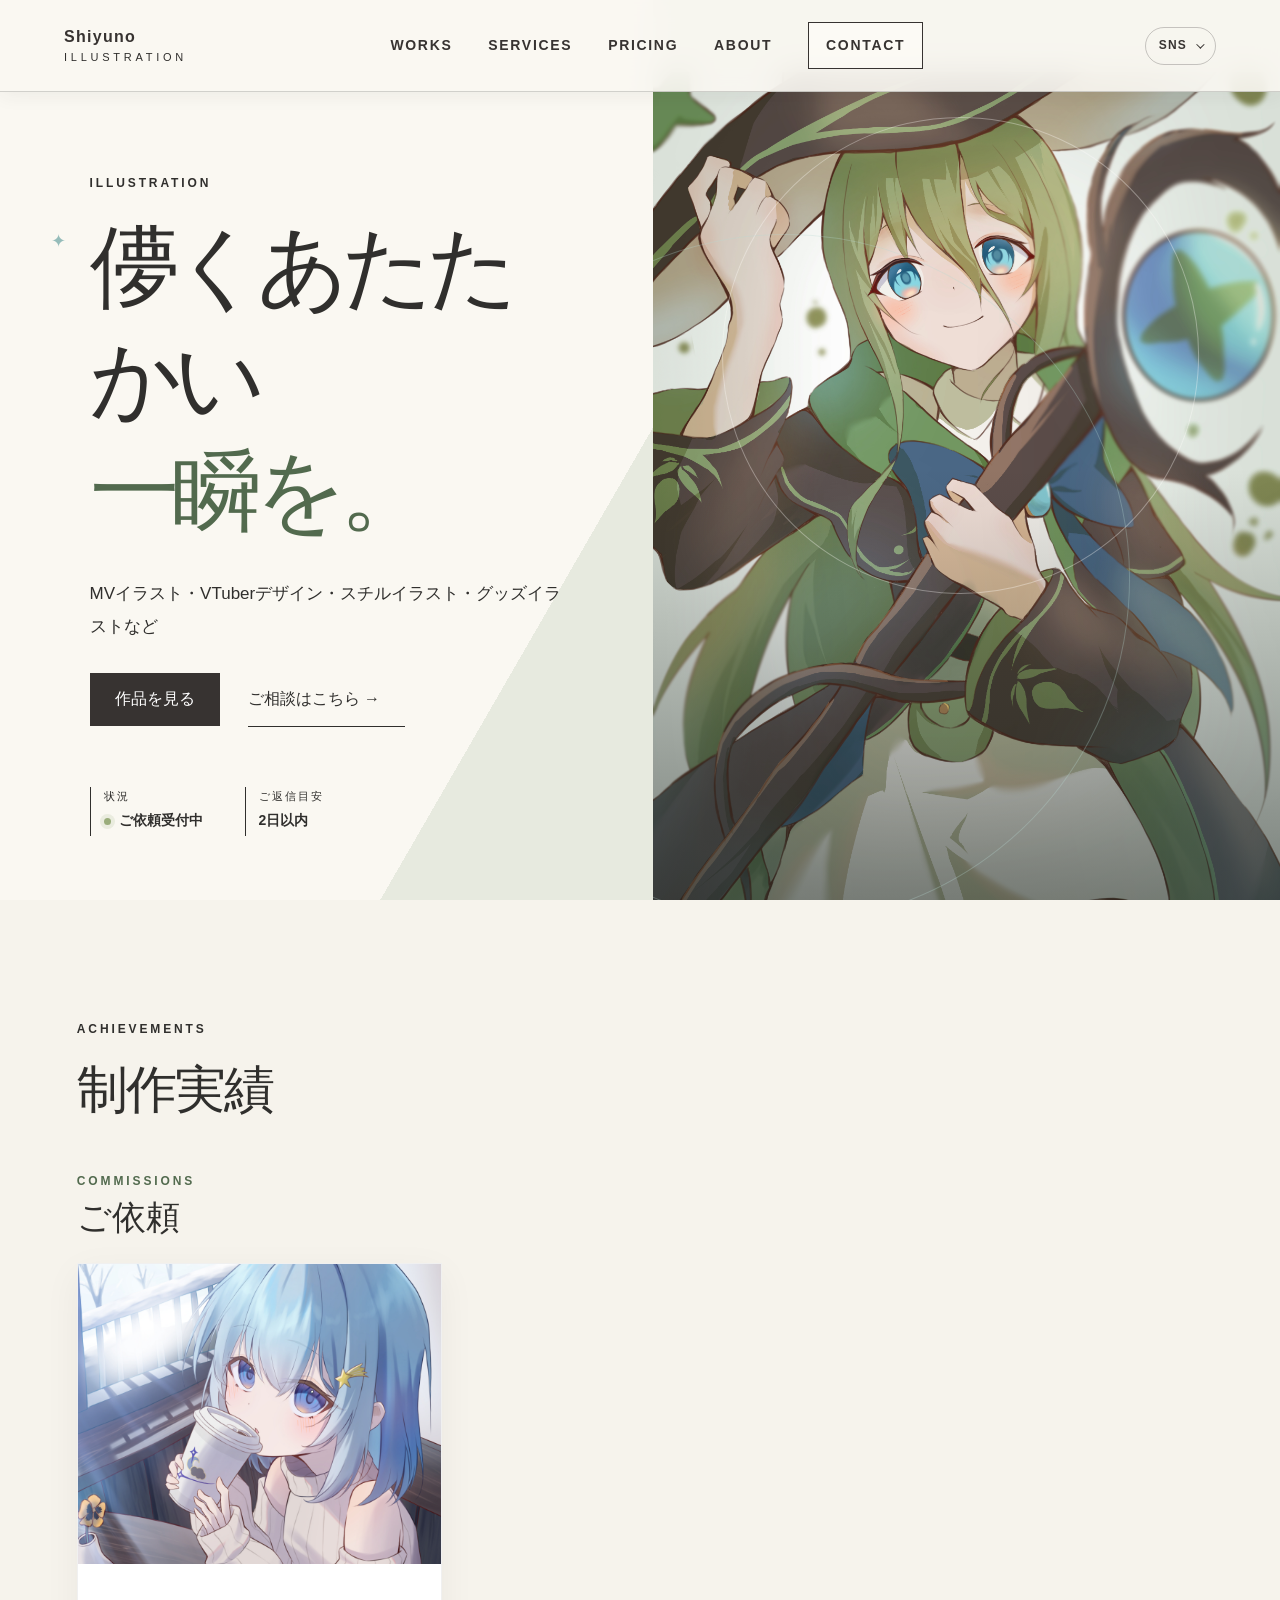
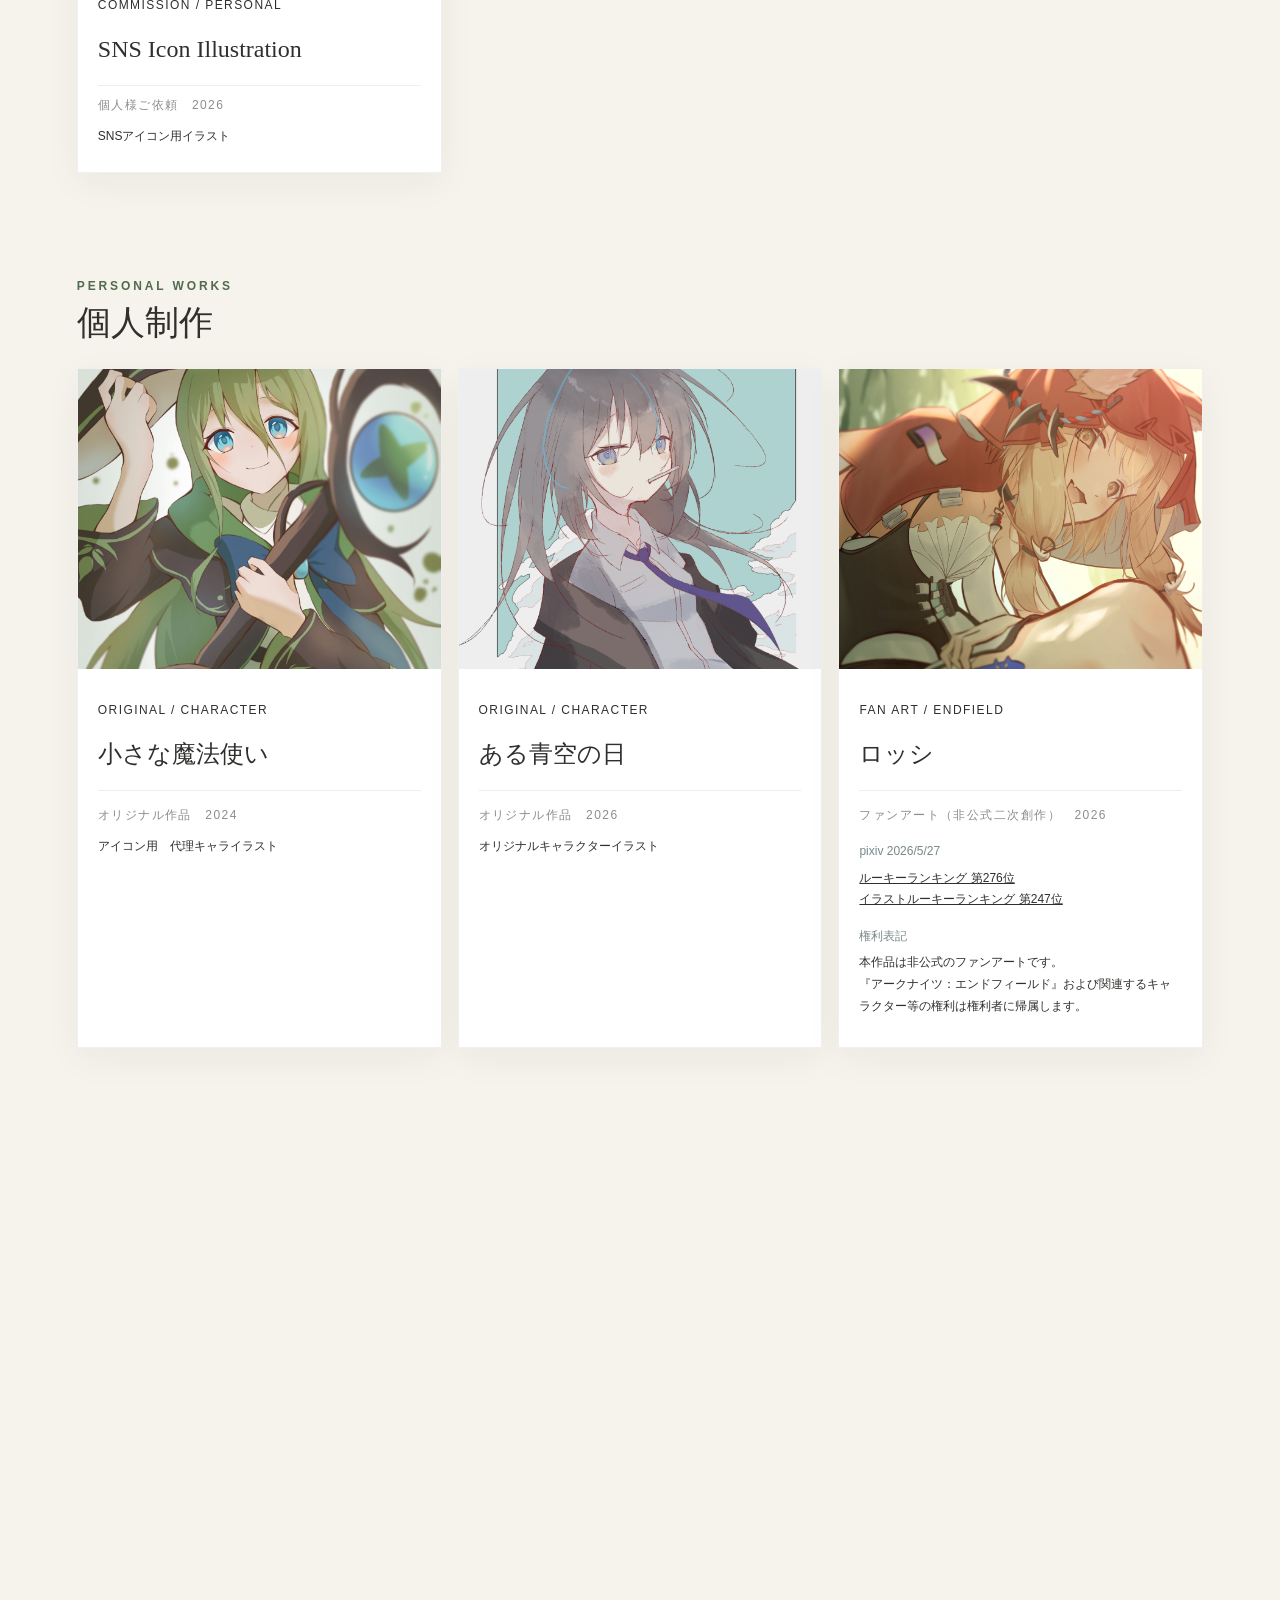
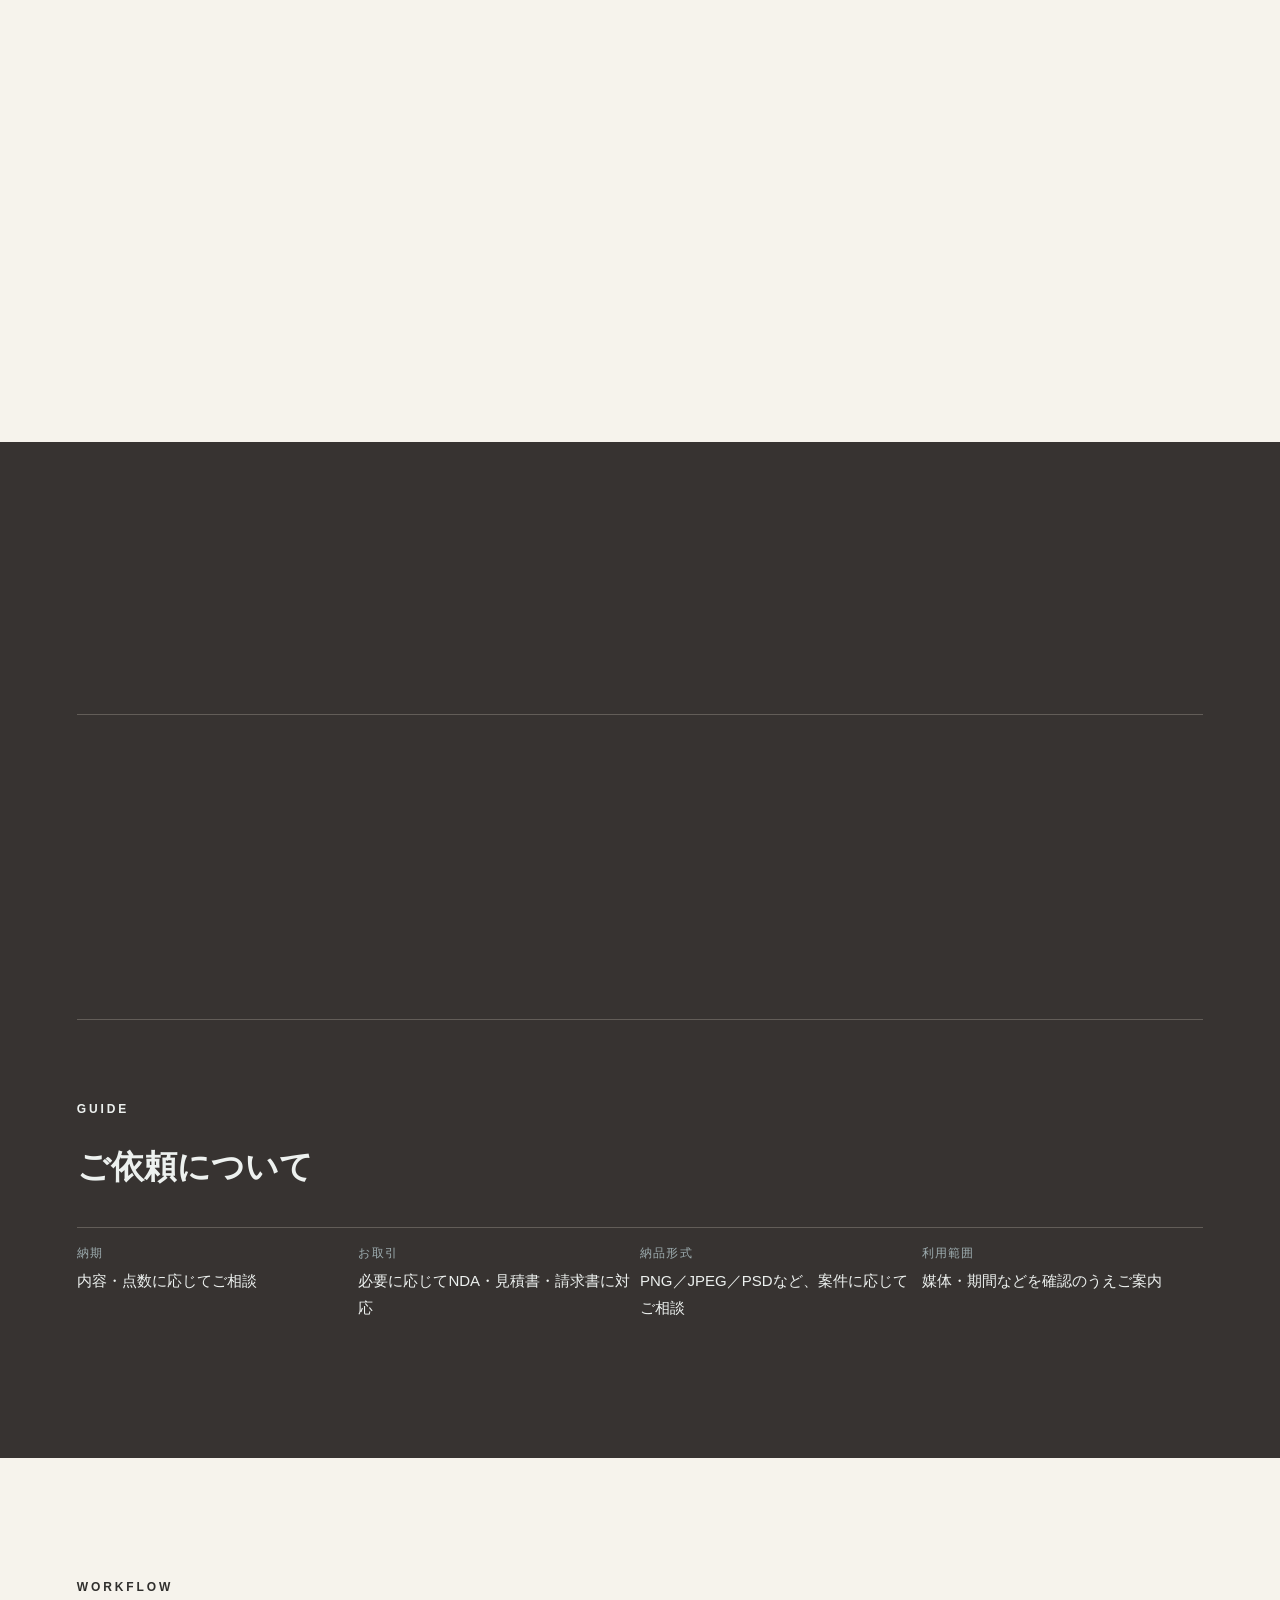
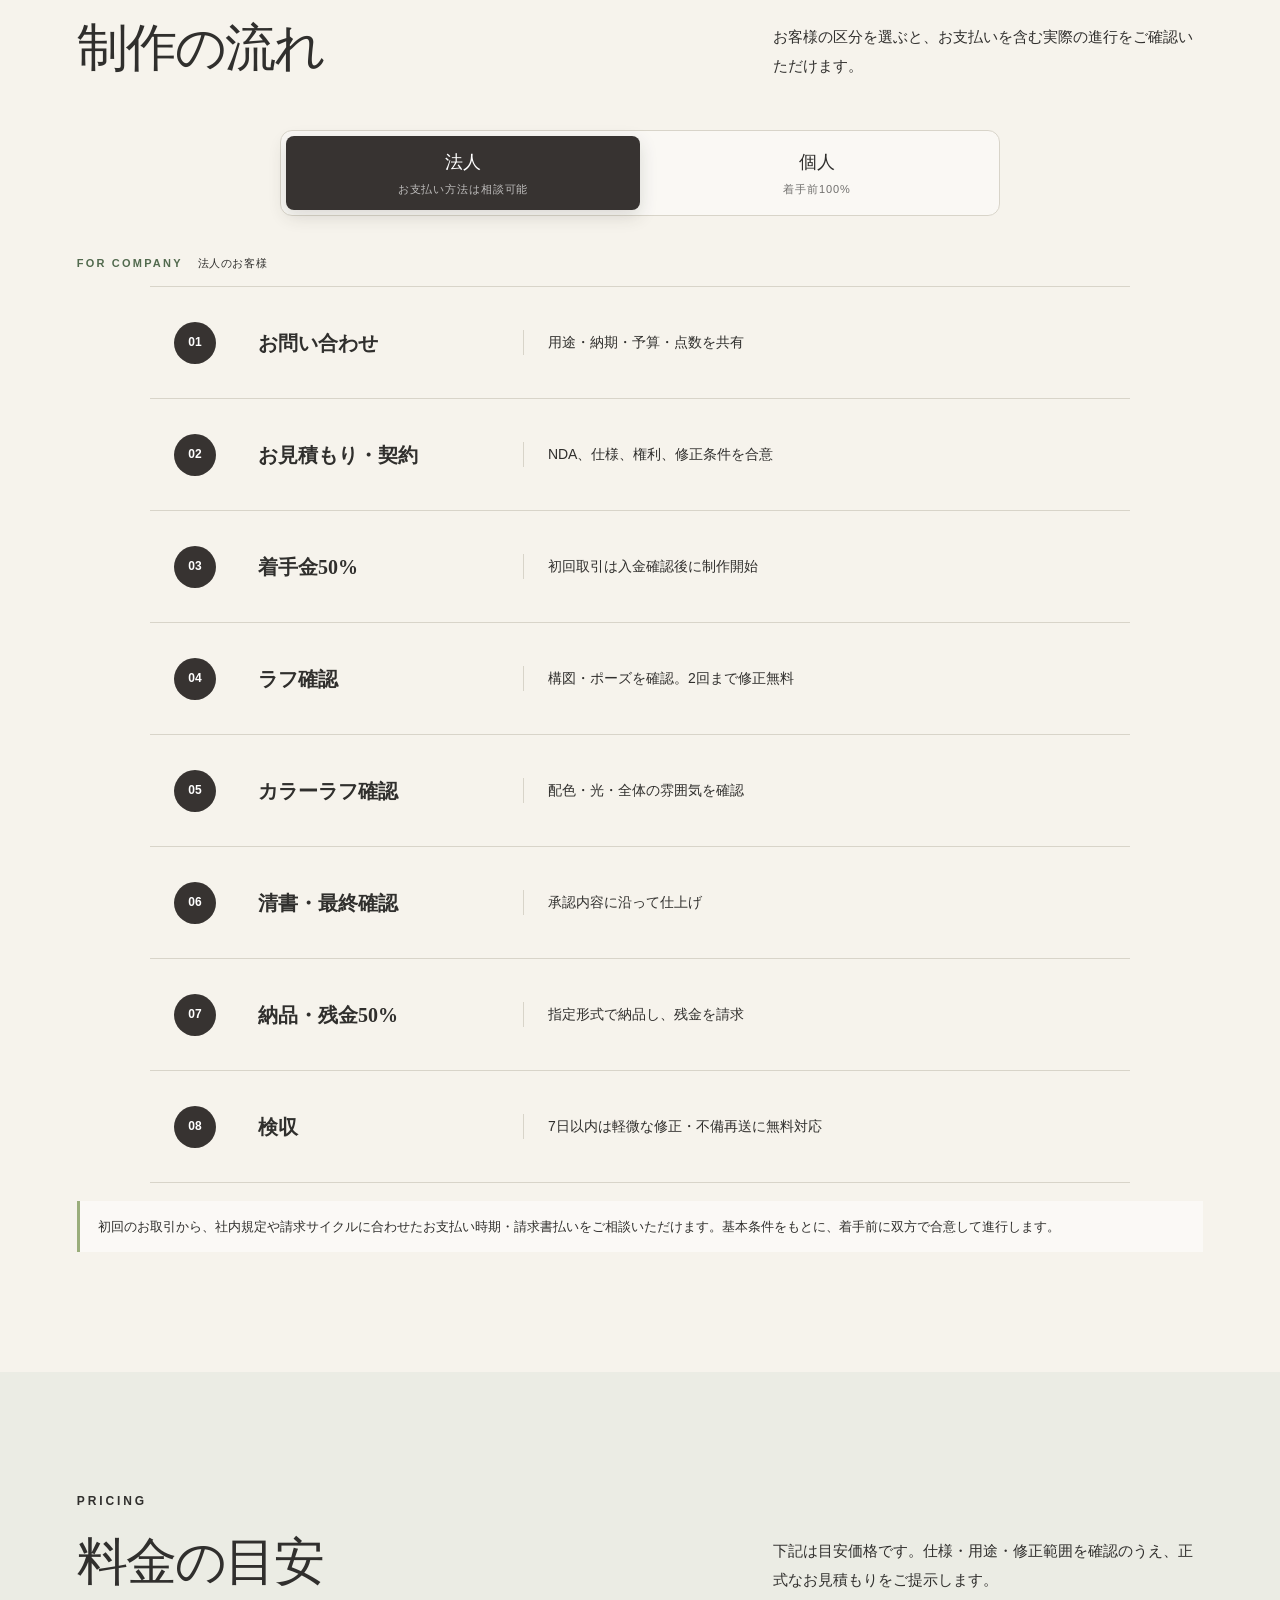
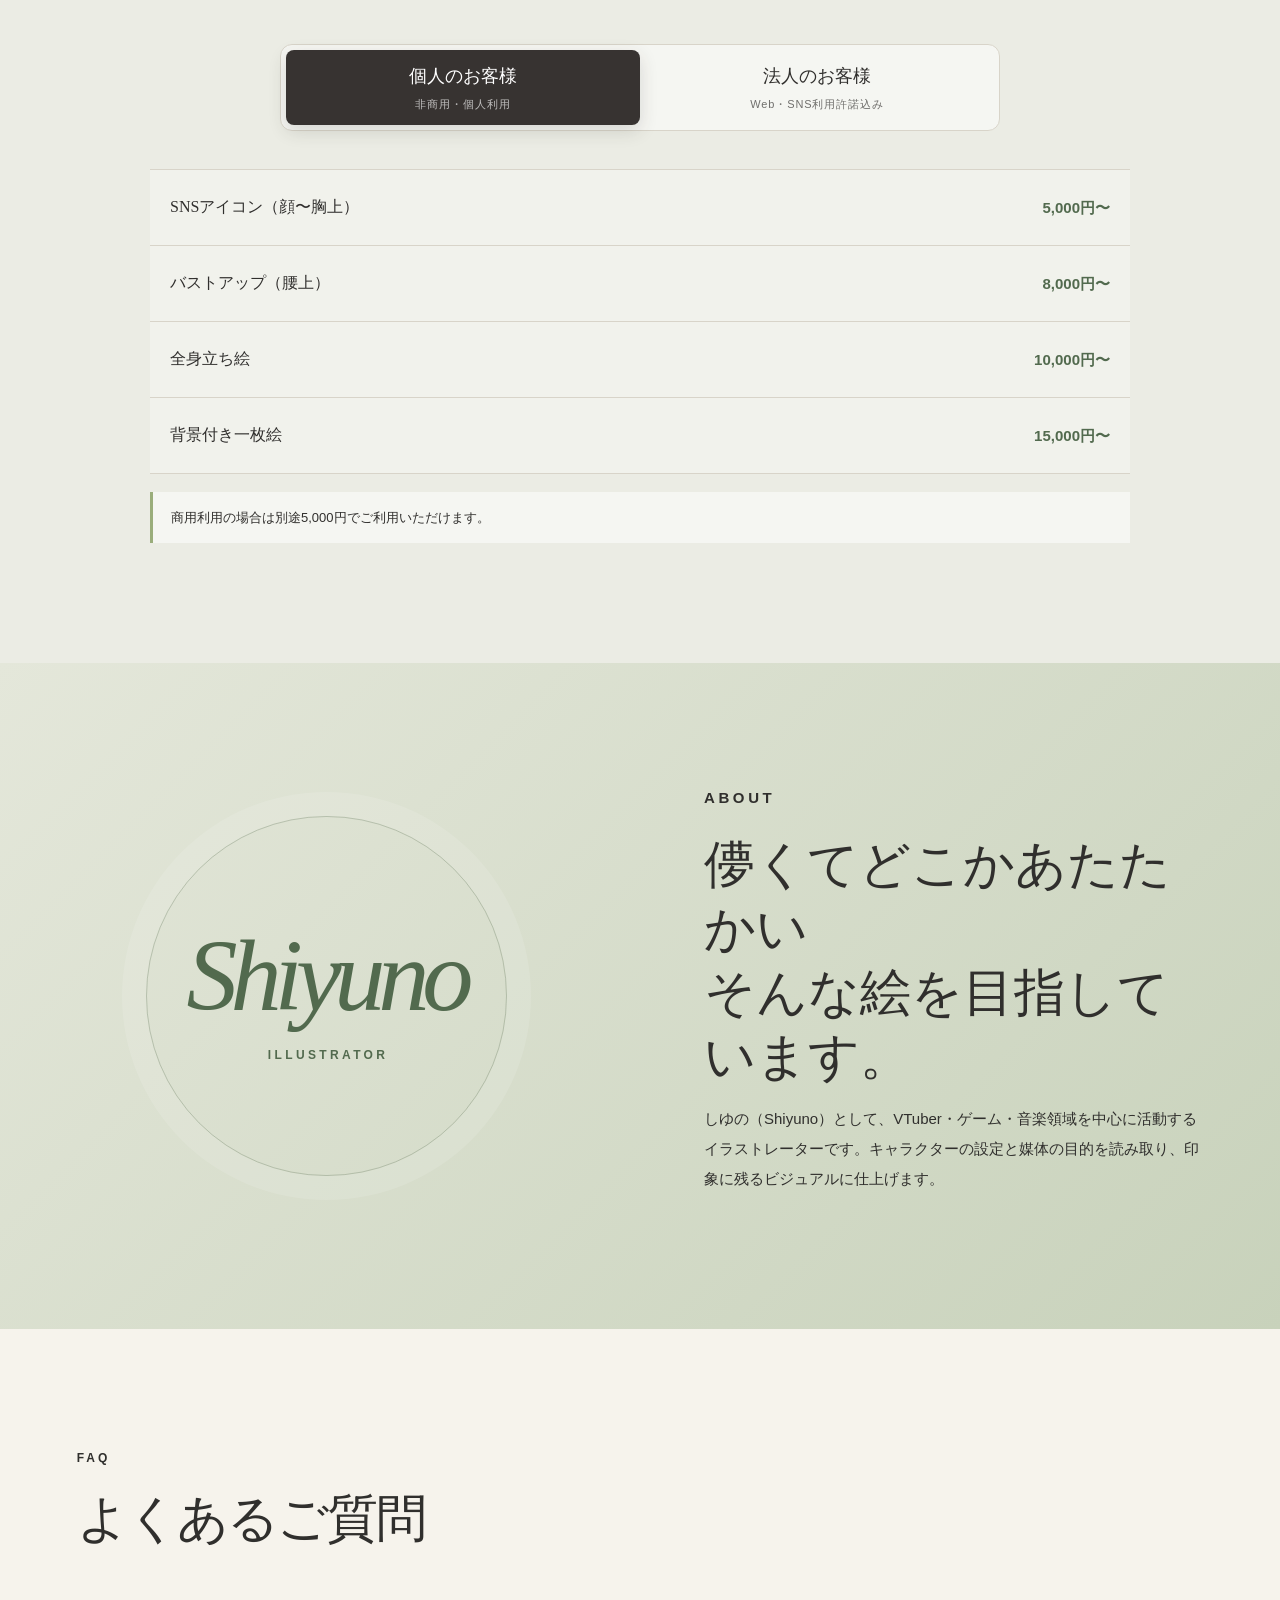
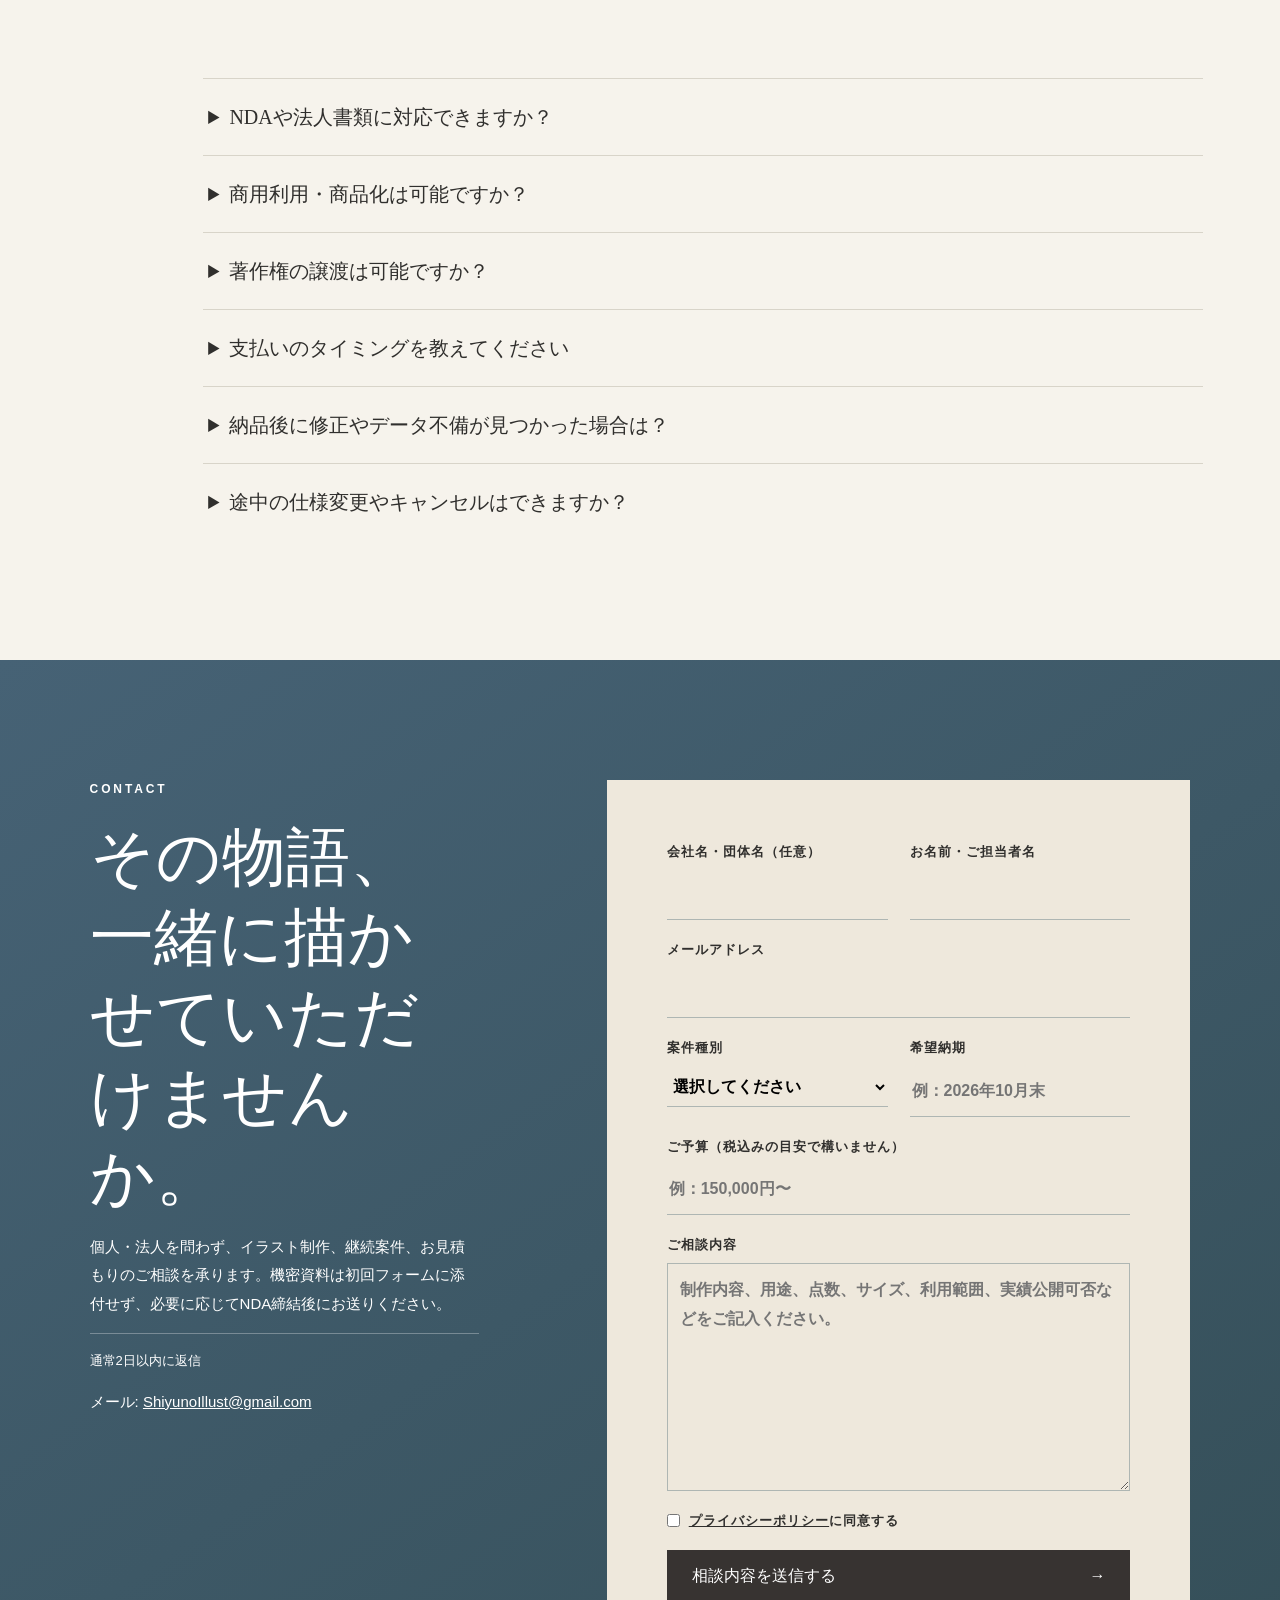
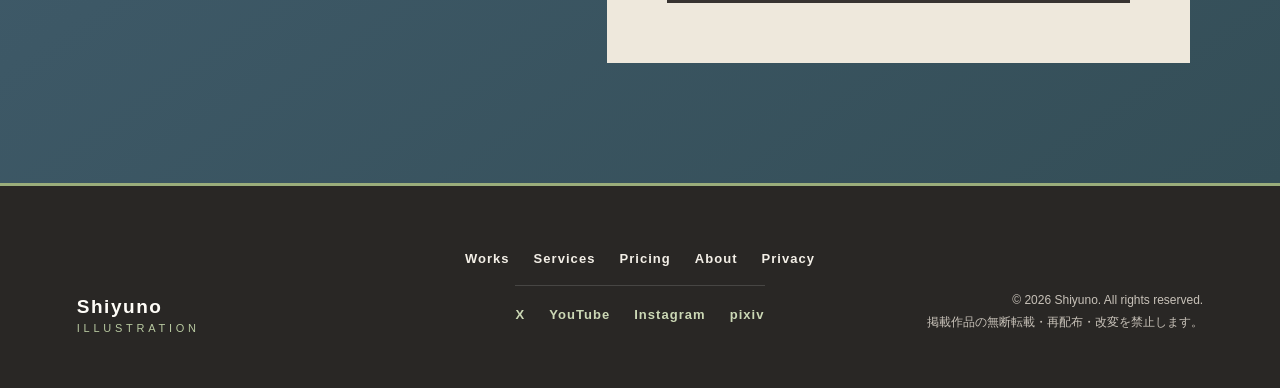
<file: index.html>
<!doctype html>
<html lang="ja">
<head>
  <meta charset="utf-8">
  <meta name="viewport" content="width=device-width,initial-scale=1">
  <meta name="description" content="VTuber・ゲーム・MV・グッズ向けのキャラクターイラスト制作ポートフォリオ。個人・法人を問わずご相談を承ります。">
  <meta name="theme-color" content="#f5f1ea">
  <meta name="twitter:title" content="Shiyuno Portfolio">
  <meta name="twitter:description" content="VTuber・ゲーム・MV・グッズ向けイラスト制作">
  <meta property="og:title" content="Shiyuno Portfolio">
  <meta property="og:description" content="VTuber・ゲーム・MV・グッズ向けイラスト制作">
  <meta property="og:image" content="https://shiyuno.com/images/original/OGP-20260803.jpg">
  <meta property="og:image:type" content="image/jpeg">
  <meta property="og:image:alt" content="緑髪の魔法使いが杖と帽子に手を添えるオリジナルイラスト">
  <meta property="og:type" content="website">
  <meta property="og:url" content="https://shiyuno.com/">
  <meta property="og:site_name" content="Shiyuno Portfolio">
  <meta property="og:locale" content="ja_JP">
  <meta property="og:image:width" content="1200">
  <meta property="og:image:height" content="630">
  <meta name="twitter:card" content="summary_large_image">
  <meta name="twitter:image" content="https://shiyuno.com/images/original/OGP-20260803.jpg">
  <meta name="twitter:image:alt" content="緑髪の魔法使いが杖と帽子に手を添えるオリジナルイラスト">
  <link rel="canonical" href="https://shiyuno.com/">
  <title>Shiyuno Portfolio | Illustrator</title>
  <link rel="icon" type="image/jpeg" href="images/favicon/微笑み.jpg">
  <link rel="apple-touch-icon" href="images/favicon/微笑み.jpg">
  <link rel="stylesheet" href="styles.css">
  <link rel="stylesheet" href="character-theme.css">
  <script src="workflow.js" defer></script>
  <script src="motion.js" defer></script>
  <script src="social-menu.js" defer></script>

  <!-- Google tag (gtag.js) -->
  <script async src="https://www.googletagmanager.com/gtag/js?id=G-74E90KWH23"></script>
  <script> window.dataLayer = window.dataLayer || []; function gtag(){dataLayer.push(arguments);} gtag('js', new Date()); gtag('config', 'G-74E90KWH23'); </script>

  <script type="text/javascript">
    (function(c,l,a,r,i,t,y){
        c[a]=c[a]||function(){(c[a].q=c[a].q||[]).push(arguments)};
        t=l.createElement(r);t.async=1;t.src="https://www.clarity.ms/tag/"+i;
        y=l.getElementsByTagName(r)[0];y.parentNode.insertBefore(t,y);
    })(window, document, "clarity", "script", "xwjob309hs");
  </script>
</head>

<body>
  <a class="skip" href="#main">本文へ移動</a>
  <header class="site-header">
    <a class="brand" href="#top" aria-label="トップへ">
      <span>Shiyuno</span>
      <small>ILLUSTRATION</small>
    </a>
    <nav aria-label="メインナビゲーション">
      <a href="#works">Works</a><a href="#services">Services</a><a href="#pricing">Pricing</a><a href="#about">About</a>
      <a class="nav-cta" href="#contact">Contact</a>
    </nav>
    <details class="header-socials">
      <summary>SNS<span aria-hidden="true"></span></summary>
      <div class="header-social-menu" aria-label="公式SNS">
        <a href="https://x.com/Shiyuno_off" target="_blank" rel="me noopener noreferrer">
          <b>X</b>
          <small>旧Twitter</small>
        </a>
        <a href="https://youtube.com/channel/UCpWIjelq4PaW2kfeXT-petA?si=tGDuc0RMlZ_P8j4R" target="_blank" rel="me noopener noreferrer">
          <b>YouTube</b>
          <small>公開前</small>
        </a>
        <a href="https://www.pixiv.net/users/43521996" target="_blank" rel="me noopener noreferrer">
          <b>pixiv</b>
          <small>イラスト一覧</small>
        </a>
        <a href="https://www.instagram.com/shiyuno_illust/" target="_blank" rel="me noopener noreferrer">
          <b>Instagram</b>
        </a>
      </div>
    </details>
  </header>

  <main id="main">
    <section class="hero" id="top">
      <div class="hero-copy">
        <p class="eyebrow">ILLUSTRATION</p>
        <h1>
          儚くあたたかい<br>
          <em>一瞬を。</em>
        </h1>
        <p class="lead">MVイラスト・VTuberデザイン・スチルイラスト・グッズイラストなど</p>
        <div class="hero-actions">
          <a class="button primary" href="#works">作品を見る</a>
          <a class="button text" href="#contact">ご相談はこちら →</a>
        </div>
        <dl class="status">
          <div>
            <dt>状況</dt>
            <dd><i></i>ご依頼受付中</dd>
          </div>
          <div>
            <dt>ご返信目安</dt>
            <dd>2日以内</dd>
          </div>
        </dl>
      </div>
      <div class="hero-art character-hero featured-work">
        <img src="images/original/2024-2-5.jpg" width="2383" height="3280" fetchpriority="high" alt="緑髪の魔法使いが杖と帽子に手を添えるオリジナルイラスト">
        <span class="magic-ring ring-one" aria-hidden="true"></span>
        <span class="magic-ring ring-two" aria-hidden="true"></span>
      </div>
    </section>

    <section class="section works" id="works">
      <div class="section-head"><div><p class="eyebrow">ACHIEVEMENTS</p><h2>制作実績</h2></div></div>
      <div class="work-group-head commissioned-head"><p class="eyebrow">COMMISSIONS</p><h3>ご依頼</h3></div>
      <div class="work-grid commission-grid">
        <article class="work-card art-d" data-category="personal">
          <div class="work-visual has-image">
            <img src="images/work/personal/20261013_icon_1000×1000.jpg" width="1000" height="1000" loading="lazy" alt="カフェで飲み物を手にする青髪のキャラクターを描いたSNSアイコン用イラスト">
          </div>
          <div class="work-info">
            <p>COMMISSION / PERSONAL</p>
            <h3>SNS Icon Illustration</h3>
            <dl>
              <small><dd>個人様ご依頼　2026</dd></small>
              <dd>SNSアイコン用イラスト</dd>
            </dl>
          </div>
        </article>
      </div>
      <div class="work-group-head personal-works-head">
        <p class="eyebrow">PERSONAL WORKS</p>
        <h3>個人制作</h3>
      </div>
      <div class="work-grid">
        <article class="work-card art-a" data-category="vtuber">
          <div class="work-visual has-image">
            <img src="images/original/2024-2-5.jpg" width="2383" height="3280" alt="緑髪の魔法使いが杖と帽子に手を添えるオリジナルイラスト">
          </div>
          <div class="work-info">
            <p>ORIGINAL / CHARACTER</p>
            <h3>小さな魔法使い</h3>
            <dl>
              <div>
                <small><dd>オリジナル作品　2024</dd></small>
                <dd>アイコン用　代理キャライラスト</dd>
              </div>
        </article>
        <article class="work-card art-b" data-category="game">
          <div class="work-visual has-image">
            <img src="images/original/2026-6-2.jpg" width="2373" height="3292" loading="lazy" alt="青空を背景に制服姿の黒髪キャラクターを描いたオリジナルイラスト">
          </div>
          <div class="work-info">
            <p>ORIGINAL / CHARACTER</p>
            <h3>ある青空の日</h3>
            <dl>
              <div>
                <small><dd>オリジナル作品　2026</dd></small>
                <dd>オリジナルキャラクターイラスト</dd>
              </div>
            </dl>
          </div>
        </article>
        <article class="work-card art-c" data-category="game">
          <div class="work-visual has-image">
            <img src="images/funArt/endField/2026-5-26.jpg" width="2584" height="3866" loading="lazy" alt="木漏れ日の中のキャラクターを描いたアークナイツ：エンドフィールドのファンアート">
          </div>
          <div class="work-info">
            <p>FAN ART / ENDFIELD</p>
            <h3>ロッシ</h3>
            <dl>
              <div>
                <small><dd>ファンアート（非公式二次創作）　2026</dd></small>
              </div>
              <div class="pixiv-result">
                <dt>pixiv 2026/5/27</dt>
                <dd>
                  <a href="https://www.pixiv.net/ranking.php?mode=rookie&amp;content=all&amp;date=20260527&amp;p=6#276" target="_blank" rel="noopener noreferrer">ルーキーランキング 第276位</a>
                  <br>
                  <a href="https://www.pixiv.net/ranking.php?mode=rookie&amp;content=illust&amp;date=20260527&amp;p=5#247" target="_blank" rel="noopener noreferrer">イラストルーキーランキング 第247位</a>
                  <br>
                </dd>
              </div>
              <div>
                <dt>権利表記</dt>
                <dd>本作品は非公式のファンアートです。<br>『アークナイツ：エンドフィールド』および関連するキャラクター等の権利は権利者に帰属します。</dd>
              </div>
            </dl>
          </div>
        </article>
        <article class="work-card wide sd-work" data-category="sd goods vtuber">
          <div class="work-visual sd-sheet">
            <img src="images/original/SD/イラスト.jpg" width="5665" height="2894" loading="lazy" alt="魔法使いのSDキャラクター全身と表情差分6種をまとめたイラストシート">
          </div>
          <div class="work-info">
            <p>ORIGINAL / SD CHARACTER</p>
            <h3>SDキャラクター差分</h3>
            <dl>
              <div>
                <small><dd>オリジナル作品　2026</dd></small>
                <dd>SDキャラクター・全身・表情差分6種</dd>
              </div>
              <div>
                <dt>用途例</dt>
                <dd>配信素材・グッズ</dd>
              </div>
            </dl>
          </div>
        </article>
      </div>
    </section>

    <section class="section services" id="services">
      <div class="section-head light">
        <div>
          <p class="eyebrow">SERVICES</p>
          <h2>ご相談いただけること</h2>
        </div>
        <p>仕様が固まっていなくても気軽にご相談ください。</p>
      </div>
      <div class="service-grid">
        <article>
          <b>01</b>
          <h3>キャラクター制作</h3>
          <p>立ち絵、三面図、衣装、SDキャラクター、一枚イラストまで幅広く対応</p>
          <span>VTuber / Game / IP</span>
        </article>
        <article>
          <b>02</b>
          <h3>キービジュアル</h3>
          <p>周年、告知、イベント、広告など、世界観を演出するイラスト制作</p>
          <span>Promotion / Event</span>
        </article>
        <article>
          <b>03</b>
          <h3>MV・音楽</h3>
          <p>MV・歌ってみた・ジャケット・サムネイルなど、用途に合わせたイラスト制作</p>
          <span>MV / Jacket / Thumbnail</span>
        </article>
        <article>
          <b>04</b>
          <h3>グッズ</h3>
          <p>アクリルスタンド、カード、タペストリーなどグッズ用のイラスト制作</p>
          <span>Goods / Print</span>
        </article>
      </div>
      <div class="conditions">
        <div>
          <p class="eyebrow">GUIDE</p>
          <h3>ご依頼について</h3>
        </div>
        <dl>
          <div><dt>納期</dt><dd>内容・点数に応じてご相談</dd></div>
          <div><dt>お取引</dt><dd>必要に応じてNDA・見積書・請求書に対応</dd></div>
          <div><dt>納品形式</dt><dd>PNG／JPEG／PSDなど、案件に応じてご相談</dd></div>
          <div><dt>利用範囲</dt><dd>媒体・期間などを確認のうえご案内</dd></div>
        </dl>
      </div>
    </section>

    <section class="section flow">
      <div class="section-head"><div><p class="eyebrow">WORKFLOW</p><h2>制作の流れ</h2></div><p>お客様の区分を選ぶと、お支払いを含む実際の進行をご確認いただけます。</p></div>
      <div class="workflow-tabs" role="tablist" aria-label="お客様区分">
        <button type="button" role="tab" id="tab-company" aria-controls="flow-company" aria-selected="true" tabindex="0" data-workflow="company"><span>法人</span><small>お支払い方法は相談可能</small></button>
        <button type="button" role="tab" id="tab-personal" aria-controls="flow-personal" aria-selected="false" tabindex="-1" data-workflow="personal"><span>個人</span><small>着手前100%</small></button>
      </div>
      <div class="workflow-panel" id="flow-company" role="tabpanel" aria-labelledby="tab-company" data-workflow-panel="company">
        <p class="workflow-label">FOR COMPANY <span>法人のお客様</span></p>
        <ol><li><b>01</b><h3>お問い合わせ</h3><p>用途・納期・予算・点数を共有</p></li><li><b>02</b><h3>お見積もり・契約</h3><p>NDA、仕様、権利、修正条件を合意</p></li><li><b>03</b><h3>着手金50%</h3><p>初回取引は入金確認後に制作開始</p></li><li><b>04</b><h3>ラフ確認</h3><p>構図・ポーズを確認。2回まで修正無料</p></li><li><b>05</b><h3>カラーラフ確認</h3><p>配色・光・全体の雰囲気を確認</p></li><li><b>06</b><h3>清書・最終確認</h3><p>承認内容に沿って仕上げ</p></li><li><b>07</b><h3>納品・残金50%</h3><p>指定形式で納品し、残金を請求</p></li><li><b>08</b><h3>検収</h3><p>7日以内は軽微な修正・不備再送に無料対応</p></li></ol>
        <p class="workflow-note">初回のお取引から、社内規定や請求サイクルに合わせたお支払い時期・請求書払いをご相談いただけます。基本条件をもとに、着手前に双方で合意して進行します。</p>
      </div>
      <div class="workflow-panel" id="flow-personal" role="tabpanel" aria-labelledby="tab-personal" data-workflow-panel="personal" hidden>
        <p class="workflow-label">FOR INDIVIDUAL <span>個人のお客様</span></p>
        <ol><li><b>01</b><h3>お問い合わせ</h3><p>用途・納期・予算・点数を共有</p></li><li><b>02</b><h3>お見積もり・条件確認</h3><p>仕様、利用範囲、修正条件を確認</p></li><li><b>03</b><h3>全額ご入金</h3><p>制作費100%の入金確認後に着手</p></li><li><b>04</b><h3>ラフ確認</h3><p>構図・ポーズを確認。2回まで修正無料</p></li><li><b>05</b><h3>カラーラフ確認</h3><p>配色・光・全体の雰囲気を確認</p></li><li><b>06</b><h3>清書・最終確認</h3><p>承認内容に沿って仕上げ</p></li><li><b>07</b><h3>納品</h3><p>指定形式でデータをお渡し</p></li><li><b>08</b><h3>検収</h3><p>7日以内は軽微な修正・不備再送に無料対応</p></li></ol>
      </div>
    </section>

    <section class="section pricing" id="pricing">
  <div class="section-head">
    <div><p class="eyebrow">PRICING</p><h2>料金の目安</h2></div>
    <p>下記は目安価格です。仕様・用途・修正範囲を確認のうえ、正式なお見積もりをご提示します。</p>
  </div>

  <div class="pricing-tabs" role="tablist" aria-label="料金区分">
    <button type="button" role="tab" id="tab-price-personal" aria-controls="price-personal" aria-selected="true" tabindex="0" data-pricing="personal">
      <span>個人のお客様</span><small>非商用・個人利用</small>
    </button>
    <button type="button" role="tab" id="tab-price-company" aria-controls="price-company" aria-selected="false" tabindex="-1" data-pricing="company">
      <span>法人のお客様</span><small>Web・SNS利用許諾込み</small>
    </button>
  </div>

  <div class="pricing-panel" id="price-personal" role="tabpanel" aria-labelledby="tab-price-personal" data-pricing-panel="personal">
    <dl>
      <div><dt>SNSアイコン（顔〜胸上）</dt><dd>5,000円〜</dd></div>
      <div><dt>バストアップ（腰上）</dt><dd>8,000円〜</dd></div>
      <div><dt>全身立ち絵</dt><dd>10,000円〜</dd></div>
      <div><dt>背景付き一枚絵</dt><dd>15,000円〜</dd></div>
    </dl>
    <p class="pricing-note">商用利用の場合は別途5,000円でご利用いただけます。</p>
  </div>

  <div class="pricing-panel" id="price-company" role="tabpanel" aria-labelledby="tab-price-company" data-pricing-panel="company" hidden>
    <dl>
      <div><dt>SNS・広告用イラスト（一枚絵）</dt><dd>30,000円〜</dd></div>
      <div><dt>キャラクターデザイン</dt><dd>10,000円〜</dd></div>
      <div><dt>キャラクターデザイン・一枚絵制作</dt><dd>35,000円〜</dd></div>
      <div><dt>キャラクター設定一式（三面図・立ち絵・差分）</dt><dd>50,000円〜</dd></div>
    </dl>
    <p class="pricing-note">Web・SNS等商用利用を含む価格です。著作権譲渡等は別途ご相談ください。</p>
  </div>
</section>

    <section class="section about" id="about">
      <div class="about-signature" aria-label="Shiyuno, Illustrator">
        <span>Shiyuno</span>
        <small>ILLUSTRATOR</small>
      </div>
      <div><p class="eyebrow">ABOUT</p><h2>儚くてどこかあたたかい<br>そんな絵を目指しています。</h2><p>しゆの（Shiyuno）として、VTuber・ゲーム・音楽領域を中心に活動するイラストレーターです。キャラクターの設定と媒体の目的を読み取り、印象に残るビジュアルに仕上げます。</p></div>
    </section>

    <section class="section faq"><div class="section-head"><div><p class="eyebrow">FAQ</p><h2>よくあるご質問</h2></div></div><div class="faq-list">
      <details><summary>予算や仕様が未確定でも相談できますか？</summary><p>はい、問題ありません。例えば「配信用の立ち絵が欲しいが、点数や予算はこれから」「グッズを作りたいが仕様が分からない」といった段階でも大丈夫です。分かっている情報だけフォームにご記入ください。</p></details>
      <details><summary>NDAや法人書類に対応できますか？</summary><p>はい、対応可能です。NDAや契約書は基本的にクライアント様よりご提示いただき、内容を確認のうえ締結いたします。見積書・請求書はこちらで作成し発行します。書式のご指定がある場合はお知らせください。</p></details>
      <details><summary>商用利用・商品化は可能ですか？</summary><p>個人のお客様によるSNS利用・同人グッズ制作から、法人のお客様による広告利用・商品化まで対応します。媒体、期間、地域、数量、再販等を確認し、制作費とは別に利用料をお見積もりします。</p></details>
      <details><summary>著作権の譲渡は可能ですか？</summary><p>原則として著作権は譲渡せず、利用許諾の形でご提供しています。案件の性質上、譲渡が必要な場合は、理由と用途を伺ったうえで個別にご相談させてください。</p></details>
      <details><summary>支払いのタイミングを教えてください</summary><p>個人のお客様は着手前に制作費の100%をお支払いいただきます。法人のお客様は、着手前50%・納品後50%を基本としつつ、社内規定や請求サイクルに合わせたお支払い時期・請求書払いも初回からご相談いただけます。</p></details>
      <details><summary>納品後に修正やデータ不備が見つかった場合は？</summary><p>納品後7日以内にご連絡いただいた軽微な修正、および納品データの不備による再送は無料で対応します。仕様追加や承認内容からの変更は別途お見積もりします。</p></details>
      <details><summary>途中の仕様変更やキャンセルはできますか？</summary><p>可能ですが、承認後の大幅な仕様変更には追加料金が発生し、納期を再調整する場合があります。ご契約後のキャンセルは進行状況に応じて制作費が発生します。具体的な精算条件は、着手前に見積書・契約書で合意します。</p></details>
    </div></section>

    <section class="contact" id="contact">
      <div class="contact-intro"><p class="eyebrow">CONTACT</p><h2>その物語、<br>一緒に描かせていただけませんか。</h2><p>個人・法人を問わず、イラスト制作、継続案件、お見積もりのご相談を承ります。機密資料は初回フォームに添付せず、必要に応じてNDA締結後にお送りください。</p><p class="note">通常2日以内に返信</p><p class="contact-email">メール: <a href="mailto:ShiyunoIllust@gmail.com">ShiyunoIllust@gmail.com</a></p></div>
      <form class="contact-form" action="https://formspree.io/f/maqrgbzv" method="post">
        <div class="two"><label>会社名・団体名（任意）<input name="organization" autocomplete="organization"></label><label>お名前・ご担当者名<input name="name" autocomplete="name" required></label></div>
        <label>メールアドレス<input type="email" name="email" autocomplete="email" inputmode="email" required></label>
        <div class="two"><label>案件種別<select name="category" required><option value="">選択してください</option><option>VTuber</option><option>ゲーム</option><option>MV・音楽</option><option>グッズ</option><option>その他</option></select></label><label>希望納期<input type="text" name="deadline" placeholder="例：2026年10月末"></label></div>
        <label>ご予算（税込みの目安で構いません）<input type="text" name="budget" inputmode="numeric" placeholder="例：150,000円〜"></label>
        <label>ご相談内容<textarea name="message" rows="7" placeholder="制作内容、用途、点数、サイズ、利用範囲、実績公開可否などをご記入ください。" required></textarea></label>
        <label class="consent"><input type="checkbox" required><span><a href="privacy.html">プライバシーポリシー</a>に同意する</span></label>
        <button class="button primary" type="submit">相談内容を送信する <span>→</span></button>
      </form>
    </section>
  </main>
  <footer><a class="brand" href="#top"><span>Shiyuno</span><small>ILLUSTRATION</small></a><div class="footer-links"><span class="footer-pages"><a href="#works">Works</a><a href="#services">Services</a><a href="#pricing">Pricing</a><a href="#about">About</a><a href="privacy.html">Privacy</a></span><span class="footer-socials"><a href="https://x.com/Shiyuno_off" target="_blank" rel="me noopener noreferrer">X</a><a href="https://youtube.com/channel/UCpWIjelq4PaW2kfeXT-petA?si=tGDuc0RMlZ_P8j4R" target="_blank" rel="me noopener noreferrer">YouTube</a><a href="https://www.instagram.com/shiyuno_illust/" target="_blank" rel="me noopener noreferrer">Instagram</a><a href="https://www.pixiv.net/users/43521996" target="_blank" rel="me noopener noreferrer">pixiv</a></span></div><p>© 2026 Shiyuno. All rights reserved.<br>掲載作品の無断転載・再配布・改変を禁止します。</p></footer>
</body>
</html>
</file>
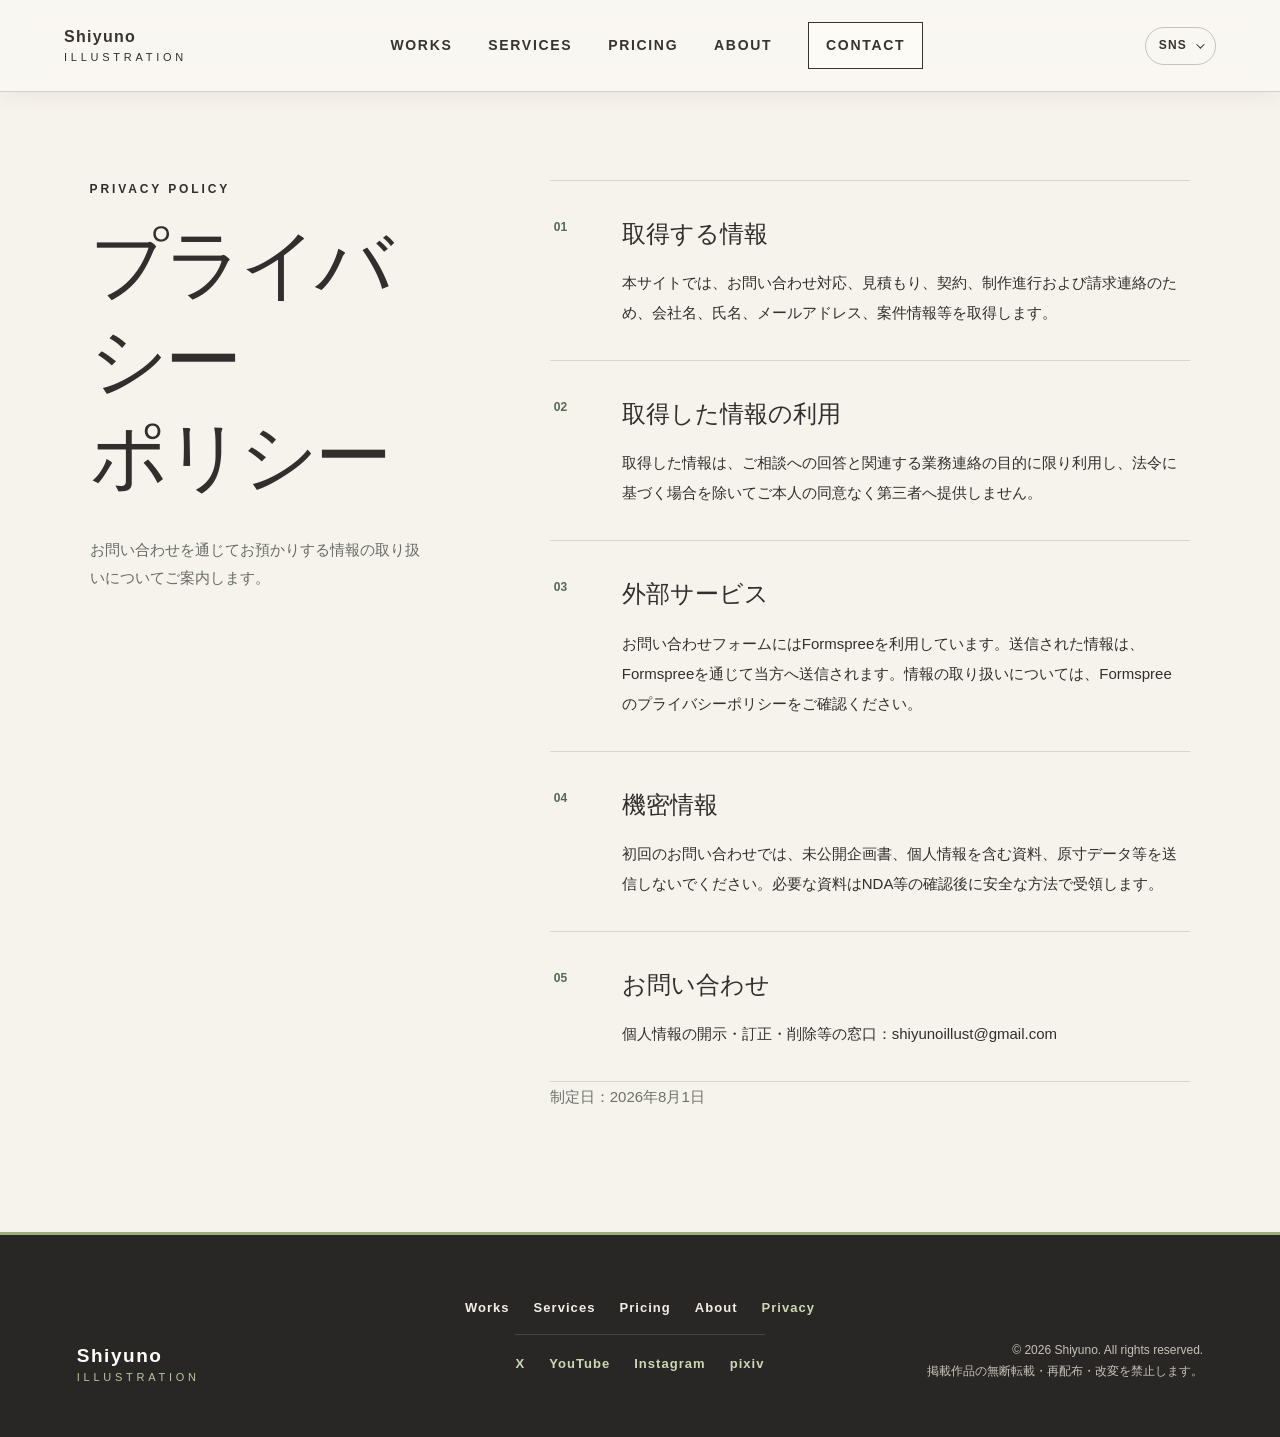
<file: privacy.html>
<!doctype html>
<html lang="ja">
<head>
  <meta charset="utf-8">
  <meta name="viewport" content="width=device-width,initial-scale=1">
  <meta name="robots" content="noindex">
  <meta name="theme-color" content="#f6f3ec">
  <title>プライバシーポリシー｜Shiyuno</title>
  <link rel="icon" type="image/jpeg" href="images/favicon/微笑み.jpg">
  <link rel="apple-touch-icon" href="images/favicon/微笑み.jpg">
  <link rel="stylesheet" href="styles.css">
  <link rel="stylesheet" href="character-theme.css">
  <link rel="stylesheet" href="subpages.css">
  <script src="social-menu.js" defer></script>
</head>
<body class="subpage">
  <a class="skip" href="#main">本文へ移動</a>
  <header class="site-header">
    <a class="brand" href="index.html" aria-label="トップへ"><span>Shiyuno</span><small>ILLUSTRATION</small></a>
    <nav aria-label="メインナビゲーション">
      <a href="index.html#works">Works</a><a href="index.html#services">Services</a><a href="index.html#pricing">Pricing</a><a href="index.html#about">About</a>
      <a class="nav-cta" href="index.html#contact">Contact</a>
    </nav>
    <details class="header-socials">
      <summary>SNS<span aria-hidden="true"></span></summary>
      <div class="header-social-menu" aria-label="公式SNS">
        <a href="https://x.com/Shiyuno_off" target="_blank" rel="me noopener noreferrer"><b>X</b><small>旧Twitter</small></a>
        <a href="https://youtube.com/channel/UCpWIjelq4PaW2kfeXT-petA?si=tGDuc0RMlZ_P8j4R" target="_blank" rel="me noopener noreferrer"><b>YouTube</b><small>Channel</small></a>
        <a href="https://www.instagram.com/shiyuno_illust/" target="_blank" rel="me noopener noreferrer"><b>Instagram</b><small>Illustrations</small></a>
        <a href="https://www.pixiv.net/users/43521996" target="_blank" rel="me noopener noreferrer"><b>pixiv</b><small>Portfolio</small></a>
      </div>
    </details>
  </header>
  <main id="main" class="policy-page">
    <header class="subpage-heading"><p class="eyebrow">PRIVACY POLICY</p><h1>プライバシー<br>ポリシー</h1><p>お問い合わせを通じてお預かりする情報の取り扱いについてご案内します。</p></header>
    <div class="policy-content">
      <section><span>01</span><div><h2>取得する情報</h2><p>本サイトでは、お問い合わせ対応、見積もり、契約、制作進行および請求連絡のため、会社名、氏名、メールアドレス、案件情報等を取得します。</p></div></section>
      <section><span>02</span><div><h2>取得した情報の利用</h2><p>取得した情報は、ご相談への回答と関連する業務連絡の目的に限り利用し、法令に基づく場合を除いてご本人の同意なく第三者へ提供しません。</p></div></section>
      <section><span>03</span><div><h2>外部サービス</h2><p>お問い合わせフォームにはFormspreeを利用しています。送信された情報は、Formspreeを通じて当方へ送信されます。情報の取り扱いについては、Formspreeのプライバシーポリシーをご確認ください。</p></div></section>
      <section><span>04</span><div><h2>機密情報</h2><p>初回のお問い合わせでは、未公開企画書、個人情報を含む資料、原寸データ等を送信しないでください。必要な資料はNDA等の確認後に安全な方法で受領します。</p></div></section>
      <section><span>05</span><div><h2>お問い合わせ</h2><p>個人情報の開示・訂正・削除等の窓口：shiyunoillust@gmail.com</p></div></section>
      <p class="policy-date">制定日：2026年8月1日</p>
    </div>
  </main>
  <footer><a class="brand" href="index.html"><span>Shiyuno</span><small>ILLUSTRATION</small></a><div class="footer-links"><span class="footer-pages"><a href="index.html#works">Works</a><a href="index.html#services">Services</a><a href="index.html#pricing">Pricing</a><a href="index.html#about">About</a><a href="privacy.html" aria-current="page">Privacy</a></span><span class="footer-socials"><a href="https://x.com/Shiyuno_off" target="_blank" rel="me noopener noreferrer">X</a><a href="https://youtube.com/channel/UCpWIjelq4PaW2kfeXT-petA?si=tGDuc0RMlZ_P8j4R" target="_blank" rel="me noopener noreferrer">YouTube</a><a href="https://www.instagram.com/shiyuno_illust/" target="_blank" rel="me noopener noreferrer">Instagram</a><a href="https://www.pixiv.net/users/43521996" target="_blank" rel="me noopener noreferrer">pixiv</a></span></div><p>© 2026 Shiyuno. All rights reserved.<br>掲載作品の無断転載・再配布・改変を禁止します。</p></footer>
</body>
</html>
</file>
<file: styles.css>
:root{--ink:#18252a;--paper:#f5f1ea;--white:#fff;--blue:#6e91a3;--lime:#d9ef8b;--line:#ccd0cb;--serif:"Yu Mincho","Hiragino Mincho ProN",serif;--sans:"Helvetica Neue","Hiragino Kaku Gothic ProN","Yu Gothic",sans-serif}*{box-sizing:border-box}html{scroll-behavior:smooth}body{margin:0;background:var(--paper);color:var(--ink);font-family:var(--sans);line-height:1.8}a{color:inherit}button,input,select,textarea{font:inherit}.skip{position:fixed;left:1rem;top:-5rem;background:#fff;padding:.6rem 1rem;z-index:99}.skip:focus{top:1rem}.site-header{height:92px;padding:0 clamp(20px,5vw,76px);display:flex;justify-content:space-between;align-items:center;border-bottom:1px solid rgba(24,37,42,.18);position:absolute;z-index:10;width:100%}.brand{text-decoration:none;display:flex;flex-direction:column;line-height:1}.brand span{font-weight:800;letter-spacing:.08em}.brand small{font-size:9px;letter-spacing:.34em;margin-top:7px}.site-header nav{display:flex;align-items:center;gap:clamp(16px,2.8vw,48px)}.site-header nav a{text-decoration:none;font-size:12px;text-transform:uppercase;letter-spacing:.12em}.nav-cta{border:1px solid;padding:10px 17px}.hero{min-height:790px;display:grid;grid-template-columns:1.02fr .98fr}.hero-copy{padding:180px 7vw 70px;display:flex;flex-direction:column;justify-content:center}.eyebrow{font-size:10px;font-weight:800;letter-spacing:.24em;margin:0 0 20px}.hero h1,.section h2,.contact h2{font-family:var(--serif);font-weight:500;line-height:1.25;margin:0}.hero h1{font-size:clamp(54px,7vw,108px);letter-spacing:-.08em}.hero h1 em{font-style:normal;color:#4f7587}.lead{max-width:590px;font-size:15px;margin:30px 0}.hero-actions{display:flex;align-items:center;gap:28px}.button{min-height:52px;padding:12px 25px;display:inline-flex;align-items:center;justify-content:center;text-decoration:none;border:0;cursor:pointer}.primary{background:var(--ink);color:#fff}.button.text{padding-left:0;border-bottom:1px solid}.status{display:flex;gap:42px;margin:60px 0 0}.status div{border-left:1px solid;padding-left:13px}.status dt{font-size:9px;letter-spacing:.2em}.status dd{margin:2px 0;font-size:12px;font-weight:700}.status i{display:inline-block;width:7px;height:7px;border-radius:50%;background:#87a851;margin-right:8px}.hero-art{position:relative;overflow:hidden;background:radial-gradient(circle at 52% 42%,#fff 0 5%,transparent 6%),radial-gradient(circle at 50% 40%,#dbe7e8 0 22%,transparent 23%),linear-gradient(145deg,#8facb8,#426679 58%,#253a43);isolation:isolate}.hero-art:before{content:"";position:absolute;width:46%;height:70%;left:28%;top:14%;border-radius:48% 48% 12% 12%;background:linear-gradient(150deg,rgba(255,255,255,.65),rgba(217,239,139,.12));filter:blur(1px);transform:rotate(-6deg);box-shadow:0 0 70px rgba(255,255,255,.3)}.orbit{position:absolute;border:1px solid rgba(255,255,255,.35);border-radius:50%;width:75%;aspect-ratio:1;left:10%;top:14%;transform:rotate(25deg)}.orbit.two{width:110%;left:-30%;top:22%}.star{position:absolute;color:var(--lime);font-size:80px;right:12%;top:13%}.art-caption{position:absolute;bottom:35px;left:35px;color:#fff;display:flex;flex-direction:column}.art-caption b{font-size:10px;letter-spacing:.2em}.art-caption span{font-size:11px;opacity:.7}.section{padding:120px clamp(20px,6vw,96px)}.section-head{display:flex;justify-content:space-between;align-items:end;margin-bottom:50px}.section-head h2{font-size:clamp(32px,4vw,58px);letter-spacing:-.04em}.section-head>p{max-width:430px;font-size:13px;margin:0}.filters{display:flex;gap:8px;flex-wrap:wrap;margin-bottom:25px}.filters button{border:1px solid var(--line);background:transparent;padding:8px 17px;border-radius:99px;font-size:11px;cursor:pointer}.filters button.active{background:var(--ink);color:#fff}.work-grid{display:grid;grid-template-columns:repeat(3,1fr);gap:16px}.work-card{background:#fff}.work-card[hidden]{display:none}.work-card.tall{grid-row:span 2}.work-card.wide{grid-column:span 2}.work-visual{min-height:300px;display:flex;align-items:flex-start;justify-content:flex-end;padding:16px;overflow:hidden;position:relative}.tall .work-visual{min-height:680px}.wide .work-visual{min-height:340px}.work-visual:before,.work-visual:after{content:"";position:absolute;border-radius:50%}.work-visual:before{width:55%;aspect-ratio:1;background:rgba(255,255,255,.35);left:17%;top:20%;box-shadow:0 0 0 35px rgba(255,255,255,.08)}.work-visual:after{width:25%;height:55%;border-radius:50% 50% 10% 10%;background:rgba(24,37,42,.35);left:38%;bottom:-5%;transform:rotate(5deg)}.work-visual span{z-index:1;color:#fff;font-size:11px}.art-a .work-visual{background:linear-gradient(160deg,#a5bbc7,#476979 55%,#182b35)}.art-b .work-visual{background:linear-gradient(145deg,#c8d79e,#718c77 55%,#334946)}.art-c .work-visual{background:linear-gradient(145deg,#e8b7aa,#ad7683 58%,#4f3d57)}.art-d .work-visual{background:linear-gradient(115deg,#e4d5c5,#a8826f 55%,#6c7768)}.art-e .work-visual{background:linear-gradient(150deg,#bcb4db,#6671a5 58%,#2d345f)}.art-f .work-visual{background:linear-gradient(150deg,#efc9a7,#b36f59 58%,#593a44)}.work-info{padding:20px}.work-info>p,.work-info small{font-size:9px;letter-spacing:.12em}.work-info h3{font-family:var(--serif);font-weight:500;font-size:24px;margin:4px 0 14px}.work-info dl{margin:0}.work-info dl div{display:flex;border-top:1px solid #eee;padding:5px 0;font-size:10px}.work-info dt{width:52px;color:#788}.work-info dd{margin:0}.work-info small{opacity:.55}.services{background:var(--ink);color:#edf1ef}.section-head.light>p{color:#aab7ba}.service-grid{display:grid;grid-template-columns:repeat(4,1fr);border-top:1px solid #526066;border-bottom:1px solid #526066}.service-grid article{padding:35px 28px;border-right:1px solid #526066;min-height:280px}.service-grid article:last-child{border:0}.service-grid b{font-size:10px;color:var(--lime)}.service-grid h3{font-family:var(--serif);font-size:22px;font-weight:500;margin:28px 0 15px}.service-grid p{font-size:12px;color:#bbc5c5}.service-grid span{font-size:9px;letter-spacing:.15em}.conditions{display:grid;grid-template-columns:1fr 2fr;gap:80px;margin-top:80px}.conditions h3{font-family:var(--serif);font-size:33px;margin:0}.conditions>div>p:last-child{font-size:12px;color:#aeb9b9}.conditions dl{display:grid;grid-template-columns:1fr 1fr;margin:0}.conditions dl div{border-top:1px solid #526066;padding:15px 0}.conditions dt{font-size:9px;color:#9eadb0;letter-spacing:.1em}.conditions dd{margin:2px 0;font-size:13px}.conditions small{display:block;color:#879598}.flow ol{display:grid;grid-template-columns:repeat(5,1fr);list-style:none;padding:0;border-top:1px solid var(--line)}.flow li{padding:30px 25px;border-right:1px solid var(--line)}.flow li b{font-size:10px;color:#648596}.flow li h3{font-family:var(--serif);font-size:19px}.flow li p{font-size:11px}.about{background:#dce5e2;display:grid;grid-template-columns:1fr 1fr;gap:10vw;align-items:center}.about-mark{font-family:var(--serif);font-size:clamp(140px,25vw,350px);letter-spacing:-.18em;line-height:.7;color:#67848b;position:relative}.about-mark span{font-family:var(--sans);font-size:10px;line-height:1.3;letter-spacing:.2em;position:absolute;bottom:2%;right:5%}.about h2{font-family:var(--serif);font-size:clamp(36px,4vw,58px);font-weight:500}.about>div:last-child>p{font-size:13px}.about ul{list-style:none;padding:20px 0;border-top:1px solid #b3c1bd;font-size:11px}.faq-list{max-width:1000px;margin-left:auto}.faq details{border-top:1px solid var(--line);padding:20px 5px}.faq summary{cursor:pointer;font-family:var(--serif);font-size:18px}.faq details p{font-size:12px;padding-left:30px}.contact{background:var(--blue);color:white;padding:120px clamp(20px,7vw,110px);display:grid;grid-template-columns:.8fr 1.2fr;gap:10vw}.contact h2{font-size:clamp(38px,5vw,70px)}.contact-intro>p:not(.eyebrow,.note){font-size:13px;max-width:500px}.note{font-size:11px;border-top:1px solid rgba(255,255,255,.3);padding-top:15px}.contact-form{background:#f8f7f3;color:var(--ink);padding:clamp(24px,5vw,60px)}.contact-form label{display:flex;flex-direction:column;font-size:10px;font-weight:700;letter-spacing:.08em;margin-bottom:18px}.contact-form input,.contact-form select,.contact-form textarea{margin-top:7px;border:0;border-bottom:1px solid #aeb6b3;background:transparent;padding:10px 2px;border-radius:0}.contact-form textarea{border:1px solid #aeb6b3;padding:12px;resize:vertical}.two{display:grid;grid-template-columns:1fr 1fr;gap:22px}.contact-form .consent{flex-direction:row;align-items:center;gap:9px}.consent input{margin:0}.contact-form button{width:100%;justify-content:space-between}.form-note{font-size:9px;color:#7b8585}footer{background:#111d21;color:#e8eded;padding:60px clamp(20px,6vw,96px);display:grid;grid-template-columns:1fr 1fr 1fr;gap:30px;align-items:end}footer>div{display:flex;gap:20px;flex-wrap:wrap}footer>div a{font-size:10px;text-decoration:none}footer p{font-size:9px;text-align:right;color:#98a3a5;margin:0}@media(max-width:900px){.site-header{height:70px}.site-header nav a:not(.nav-cta){display:none}.hero{grid-template-columns:1fr;min-height:0}.hero-copy{padding:130px 24px 70px}.hero-art{min-height:500px}.section{padding:80px 20px}.section-head{display:block}.section-head>p{margin-top:20px}.work-grid{grid-template-columns:1fr 1fr}.work-card.tall{grid-row:auto}.tall .work-visual{min-height:420px}.work-card.wide{grid-column:auto}.service-grid{grid-template-columns:1fr 1fr}.service-grid article:nth-child(2){border-right:0}.conditions{grid-template-columns:1fr;gap:30px}.flow ol{grid-template-columns:1fr 1fr}.about{grid-template-columns:1fr}.about-mark{text-align:center}.contact{grid-template-columns:1fr}footer{grid-template-columns:1fr}footer p{text-align:left}}@media(max-width:560px){.hero h1{font-size:55px}.hero-actions{align-items:stretch;flex-direction:column;gap:10px}.status{margin-top:40px}.hero-art{min-height:390px}.work-grid,.service-grid,.conditions dl,.flow ol,.two{grid-template-columns:1fr}.work-visual,.tall .work-visual,.wide .work-visual{min-height:390px}.service-grid article{border-right:0;border-bottom:1px solid #526066;min-height:220px}.flow li{border-bottom:1px solid var(--line)}.contact{padding:80px 20px}.contact-form{padding:25px 18px}}
</file>
<file: character-theme.css>
/* A refined palette inspired by the character, without reproducing its colors literally. */
:root {
  --ink: #302f2d;
  --paper: #f6f3ec;
  --white: #fffdf8;
  --blue: #4d7880;
  --lime: #b9c991;
  --line: #d8d4c9;
  --espresso: #373331;
  --sage: #9aad7b;
  --moss: #526a4e;
  --teal: #4d9292;
  --slate: #466275;
  --ivory: #eee8dc;
}

html { scroll-padding-top:108px; }
body { background: radial-gradient(circle at 8% 3%,rgba(154,173,123,.11),transparent 23rem),var(--paper); }
::selection { background: #b8d8d4; color: var(--espresso); }
.site-header {
  position:fixed;
  top:0;
  left:0;
  right:0;
  background: rgba(250,248,242,.9);
  border-bottom-color: rgba(48,47,45,.2);
  box-shadow: 0 4px 18px rgba(48,47,45,.06);
  backdrop-filter: blur(14px) saturate(.9);
  -webkit-backdrop-filter: blur(14px) saturate(.9);
}
.site-header nav a { color:var(--espresso);font-weight:600; }
.header-socials { position:relative;margin-left:18px; }
.header-socials summary { min-width:70px;height:38px;padding:0 13px;border:1px solid rgba(48,47,45,.25);border-radius:99px;display:flex;align-items:center;justify-content:center;gap:9px;color:var(--espresso);font-size:12px;font-weight:700;letter-spacing:.1em;cursor:pointer;list-style:none;transition:background-color .2s,color .2s,border-color .2s; }
.header-socials summary::-webkit-details-marker { display:none; }
.header-socials summary span { width:6px;height:6px;border-right:1px solid currentColor;border-bottom:1px solid currentColor;transform:rotate(45deg) translateY(-2px);transition:transform .2s; }
.header-socials[open] summary span { transform:rotate(225deg) translate(-2px,-2px); }
.header-socials summary:hover,.header-socials[open] summary { background:var(--espresso);border-color:var(--espresso);color:#fff; }
.header-socials summary:focus-visible { outline:3px solid var(--teal);outline-offset:2px; }
.header-social-menu { position:absolute;right:0;top:100%;width:230px;padding:12px 8px 8px;border:1px solid rgba(48,47,45,.14);border-radius:0 0 12px 12px;background:rgba(250,248,242,.98);box-shadow:0 16px 35px rgba(48,47,45,.16);opacity:0;visibility:hidden;pointer-events:none;transform:translateY(-6px);transition:opacity .2s,visibility .2s,transform .2s; }
.header-socials:hover .header-social-menu,.header-socials:focus-within .header-social-menu,.header-socials[open] .header-social-menu { opacity:1;visibility:visible;pointer-events:auto;transform:translateY(0); }
.header-social-menu a { min-height:48px;padding:8px 10px;border-radius:7px;display:flex;align-items:center;justify-content:space-between;color:var(--espresso);text-decoration:none;transition:background-color .18s,color .18s; }
.header-social-menu a:hover { background:var(--espresso);color:#fff; }
.header-social-menu a:focus-visible { outline:2px solid var(--teal);outline-offset:1px; }
.header-social-menu b { font-size:13px; }
.header-social-menu small { font-size:11px;opacity:.62; }
.brand span { color: var(--espresso); }
.nav-cta { background: rgba(255,253,248,.6); }
.nav-cta:hover { background: var(--espresso); color: var(--white); }
.hero {
  height: 100vh;
  height: 100svh;
  min-height: 720px;
  background: linear-gradient(120deg,#faf8f2 0 50%,#e7eadf 50%);
}
.hero-copy,.hero-art { min-height:0; }
.hero h1 em { color: var(--moss); }
.hero-copy { position: relative; }
.hero-copy::before { content:"✦";position:absolute;left:4vw;top:25%;color:var(--teal);font-size:18px;opacity:.58; }
.primary { background: var(--espresso); }
.primary:hover { background: var(--moss); }
.status i { background:var(--sage);box-shadow:0 0 0 4px rgba(154,173,123,.16); }

.hero-art.character-hero {
  background:
    radial-gradient(circle at 67% 26%,rgba(255,255,255,.68) 0 2%,transparent 16%),
    linear-gradient(145deg,#dfe4d5 0%,#aab99a 42%,#58756c 74%,#35494e 100%);
  overflow:hidden;
  isolation:isolate;
}
.featured-work > img {
  position:absolute;
  inset:0;
  z-index:1;
  width:100%;
  height:100%;
  object-fit:cover;
  object-position:center top;
  padding-top:72px;
  background:#dfe4d5;
}
.featured-work::after {
  content:"";
  position:absolute;
  inset:0;
  z-index:2;
  background:linear-gradient(180deg,transparent 52%,rgba(27,34,31,.5) 100%);
  pointer-events:none;
}
.featured-work .magic-ring,.featured-work .magic-star { z-index:3; }
.hero-art.character-hero::before {
  content:"";position:absolute;width:48%;height:72%;left:27%;top:14%;border-radius:48% 52% 42% 58%;
  background:linear-gradient(155deg,rgba(249,247,239,.72),rgba(77,146,146,.1));
  box-shadow:0 0 80px rgba(245,244,235,.3);transform:rotate(-8deg);filter:blur(.2px);
}
.magic-ring { position:absolute;border:1px solid rgba(255,253,248,.34);border-radius:50%;transform:rotate(-17deg); }
.ring-one { width:76%;aspect-ratio:1;left:11%;top:13%; }
.ring-two { width:110%;aspect-ratio:1;left:-34%;top:26%;border-color:rgba(183,214,209,.3); }
.magic-orb { position:absolute;border-radius:50%;filter:blur(1px);box-shadow:0 0 45px currentColor; }
.orb-one { width:150px;height:150px;right:12%;top:17%;color:rgba(106,177,171,.26);background:currentColor; }
.orb-two { width:90px;height:90px;left:17%;bottom:19%;color:rgba(185,201,145,.28);background:currentColor; }
.abstract-mark { position:absolute;z-index:2;width:48%;height:60%;left:27%;top:20%;transform:rotate(-4deg); }
.abstract-mark i { position:absolute;display:block;border-radius:50% 50% 16% 16%;background:linear-gradient(160deg,rgba(255,253,248,.42),rgba(48,47,45,.12));border:1px solid rgba(255,255,255,.25); }
.abstract-mark i:nth-child(1) { width:44%;height:68%;left:28%;top:4%; }
.abstract-mark i:nth-child(2) { width:72%;height:30%;left:2%;bottom:8%;transform:rotate(20deg); }
.abstract-mark i:nth-child(3) { width:55%;height:24%;right:-2%;bottom:20%;transform:rotate(-28deg);background:linear-gradient(90deg,rgba(70,98,117,.38),rgba(77,146,146,.2)); }
.magic-star { position:absolute;z-index:3;line-height:1;color:#d7e5c0; }
.star-one { right:12%;top:14%;font-size:54px; }
.star-two { left:12%;bottom:24%;font-size:27px;color:#a8d6d1; }
.character-hero .art-caption { z-index:4;color:var(--white);background:rgba(48,47,45,.3);padding:11px 15px;border-left:3px solid #c2d2a0;backdrop-filter:blur(8px); }
.work-visual.has-image::before,.work-visual.has-image::after { display:none; }
.work-visual.has-image img { position:absolute;inset:0;width:100%;height:100%;object-fit:cover;transition:transform .5s ease; }
.work-visual.has-image:hover img { transform:scale(1.025); }
.work-visual.has-image span { position:relative;padding:4px 8px;background:rgba(48,47,45,.55);backdrop-filter:blur(4px); }
.work-card:not(.tall) .work-visual.has-image img { object-position:center 24%; }
.sd-sheet { min-height:0;padding:0;aspect-ratio:5665/2894;background:#fff; }
.sd-sheet::before,.sd-sheet::after { display:none; }
.sd-sheet a { position:absolute;inset:0;display:block; }
.sd-sheet img { width:100%;height:100%;object-fit:contain;background:#fff; }
.sd-sheet span { position:absolute;right:16px;top:16px;padding:4px 8px;background:rgba(48,47,45,.55);backdrop-filter:blur(4px); }

.filters button.active { background:var(--moss); }
.work-card { border:1px solid rgba(48,47,45,.07);box-shadow:0 10px 35px rgba(48,47,45,.05); }
.art-a .work-visual { background:linear-gradient(160deg,#c4ceb0,#7e9575 54%,#3e524a); }
.art-b .work-visual { background:linear-gradient(145deg,#c9dcda,#72aaa5 55%,#405e66); }
.art-c .work-visual { background:linear-gradient(145deg,#ded6cb,#94857c 58%,#494440); }
.art-d .work-visual { background:linear-gradient(115deg,#dfe4d5,#9eae82 55%,#596d52); }
.art-e .work-visual { background:linear-gradient(150deg,#c5dcda,#6fa5a4 52%,#466275); }
.art-f .work-visual { background:linear-gradient(150deg,#e6e0d6,#adb78e 58%,#514a46); }
.services { background:var(--espresso); }
.service-grid,.service-grid article,.conditions dl div { border-color:#625d58; }
.service-grid b { color:#9dc9c4; }
.conditions small,.service-grid p,.section-head.light>p { color:#d2cdc4; }
.about { background:linear-gradient(135deg,#e4e7da,#c8d2bb); }
.about-signature {
  position: relative;
  min-height: 360px;
  display: flex;
  flex-direction: column;
  align-items: center;
  justify-content: center;
  color: var(--moss);
}
.about-signature::before {
  content: "";
  position: absolute;
  width: min(28vw, 360px);
  aspect-ratio: 1;
  border: 1px solid rgba(82,106,78,.28);
  border-radius: 50%;
  box-shadow: 0 0 0 24px rgba(255,253,248,.12);
}
.about-signature span {
  position: relative;
  z-index: 1;
  font-family: var(--serif);
  font-size: clamp(58px, 8vw, 118px);
  font-style: italic;
  line-height: 1;
  letter-spacing: -.07em;
}
.about-signature small {
  position: relative;
  z-index: 1;
  margin-top: 18px;
  padding-left: .28em;
  font-size: 10px;
  font-weight: 700;
  letter-spacing: .28em;
}
.contact { background:linear-gradient(145deg,var(--slate),#344e57); }
.contact-form { background:var(--ivory); }
footer { background:#292725;border-top:3px solid var(--sage);padding-top:54px;padding-bottom:54px; }
footer .brand span { color:#fffdf8;font-size:19px; }
footer .brand small { color:#b8c9a0; }
footer>div { justify-content:center;gap:8px 24px; }
.footer-links { flex-direction:column;align-items:center; }
.footer-pages,.footer-socials { display:flex;justify-content:center;gap:8px 24px;flex-wrap:wrap; }
.footer-socials { padding-top:10px;border-top:1px solid rgba(255,255,255,.14); }
.footer-socials a { color:#cbd8b5; }
footer>div a { position:relative;color:#f3efe7;font-size:11px;font-weight:600;letter-spacing:.08em;padding:7px 0;transition:color .2s; }
footer>div a::after { content:"";position:absolute;left:0;right:0;bottom:2px;height:1px;background:var(--sage);transform:scaleX(0);transform-origin:left;transition:transform .2s; }
footer>div a:hover { color:#cbd8b5; }
footer>div a:hover::after,footer>div a:focus-visible::after { transform:scaleX(1); }
footer>div a:focus-visible { outline:2px solid var(--teal);outline-offset:4px; }
footer p { color:#c8c2b9;font-size:10px;line-height:1.8; }
.flow ol { display:block;max-width:980px;margin:0 auto;border-top:1px solid var(--line); }
.flow li { position:relative;display:grid;grid-template-columns:64px minmax(180px,.42fr) 1fr;align-items:center;gap:20px;min-height:112px;padding:22px 24px;border:0;border-bottom:1px solid var(--line); }
.flow li b { width:42px;height:42px;border-radius:50%;display:grid;place-items:center;background:var(--espresso);color:#fff;font-size:10px;z-index:1; }
.flow li h3 { margin:0;font-size:20px; }
.flow li p { margin:0;padding-left:24px;border-left:1px solid var(--line);font-size:12px; }
.workflow-tabs { display:grid;grid-template-columns:1fr 1fr;max-width:720px;margin:0 auto 38px;padding:5px;border:1px solid var(--line);border-radius:12px;background:rgba(255,255,255,.45); }
.workflow-tabs button { min-height:72px;padding:10px 20px;border:0;border-radius:8px;background:transparent;color:var(--ink);cursor:pointer;display:flex;flex-direction:column;align-items:center;justify-content:center;transition:background-color .2s,color .2s; }
.workflow-tabs button span { font-family:var(--serif);font-size:18px; }
.workflow-tabs button small { margin-top:2px;font-size:9px;letter-spacing:.08em;opacity:.68; }
.workflow-tabs button[aria-selected="true"] { background:var(--espresso);color:#fff;box-shadow:0 6px 18px rgba(48,47,45,.16); }
.workflow-tabs button:focus-visible { outline:3px solid var(--teal);outline-offset:3px; }
.workflow-panel[hidden] { display:none; }
.workflow-label { margin:0 0 12px;font-size:9px;font-weight:700;letter-spacing:.2em;color:var(--moss); }
.workflow-label span { margin-left:10px;color:var(--ink);font-weight:500;letter-spacing:.05em; }
.workflow-note { margin:18px 0 0;padding:14px 18px;border-left:3px solid var(--sage);background:rgba(255,255,255,.5);font-size:11px; }
.pricing { background:#ebece4; }
.pricing-tabs { display:grid;grid-template-columns:1fr 1fr;max-width:720px;margin:0 auto 38px;padding:5px;border:1px solid var(--line);border-radius:12px;background:rgba(255,255,255,.52); }
.pricing-tabs button { min-height:72px;padding:10px 20px;border:0;border-radius:8px;background:transparent;color:var(--ink);cursor:pointer;display:flex;flex-direction:column;align-items:center;justify-content:center;transition:background-color .2s,color .2s,box-shadow .2s; }
.pricing-tabs button span { font-family:var(--serif);font-size:18px; }
.pricing-tabs button small { margin-top:2px;font-size:9px;letter-spacing:.08em;opacity:.68; }
.pricing-tabs button[aria-selected="true"] { background:var(--espresso);color:#fff;box-shadow:0 6px 18px rgba(48,47,45,.16); }
.pricing-tabs button:focus-visible { outline:3px solid var(--teal);outline-offset:3px; }
.pricing-panel { max-width:980px;margin:0 auto; }
.pricing-panel[hidden] { display:none; }
.pricing-panel dl { margin:0;border-top:1px solid var(--line); }
.pricing-panel dl div { display:grid;grid-template-columns:1fr auto;align-items:center;gap:30px;min-height:76px;padding:16px 20px;border-bottom:1px solid var(--line);background:rgba(255,255,255,.32); }
.pricing-panel dt { font-family:var(--serif);font-size:16px; }
.pricing-panel dd { margin:0;font-size:15px;font-weight:700;color:var(--moss);white-space:nowrap; }
.pricing-note { margin:18px 0 0;padding:14px 18px;border-left:3px solid var(--sage);background:rgba(255,255,255,.5);font-size:11px; }
.pricing-footnote { max-width:980px;margin:22px auto 0;font-size:10px;color:#656963; }

@media(max-width:900px) {
  html { scroll-padding-top:82px; }
  .hero { height:auto;min-height:100svh;background:#faf8f2; }
  .hero-art.character-hero { min-height:560px; }
  .featured-work > img { padding-top:48px; }
  .about-signature { min-height:260px; }
  .about-signature::before { width:230px; }
  footer { gap:26px; }
  footer>div { justify-content:flex-start; }
  .footer-links { align-items:flex-start; }
  .footer-pages,.footer-socials { justify-content:flex-start; }
}
@media(max-width:560px) {
  .hero-art.character-hero { min-height:430px; }
  .star-one { right:7%;font-size:38px; }
  .character-hero .art-caption { left:16px;bottom:16px; }
  .flow li { grid-template-columns:48px 1fr;gap:6px 14px;min-height:124px;padding:18px 4px; }
  .flow li b { grid-column:1;grid-row:1 / span 2;width:40px;height:40px; }
  .flow li h3 { grid-column:2;font-size:18px; }
  .flow li p { grid-column:2;padding-left:0;border-left:0; }
  .workflow-tabs { margin-bottom:28px; }
  .workflow-tabs button { min-height:66px;padding:8px; }
  .workflow-tabs button span { font-size:15px; }
  .pricing-tabs { margin-bottom:28px; }
  .pricing-tabs button { min-height:66px;padding:8px; }
  .pricing-tabs button span { font-size:15px; }
  .pricing-panel dl div { grid-template-columns:1fr;gap:3px;padding:15px 14px; }
  .pricing-panel dd { white-space:normal; }
  .site-header nav { display:none; }
  .header-socials { margin-left:auto; }
  .header-socials summary { min-width:64px;height:36px;padding:0 11px; }
  .header-social-menu { width:210px; }
}

/* Readability pass: keep supporting text comfortably legible on desktop and mobile. */
body { font-size:16px; }
.eyebrow { font-size:12px;line-height:1.5; }
.brand small { font-size:11px; }
.site-header nav a { font-size:14px; }
.lead { font-size:17px;line-height:1.9; }
.status dt { font-size:11px; }
.status dd { font-size:14px; }
.art-caption b { font-size:12px; }
.art-caption span { font-size:12px; }
.section-head>p { font-size:15px;line-height:1.9; }
.work-info>p,.work-info small { font-size:12px;line-height:1.65; }
.work-info dl div { font-size:13px; }
.service-grid b { font-size:12px; }
.service-grid p { font-size:14px;line-height:1.9; }
.service-grid span { font-size:11px; }
.conditions>div>p:last-child { font-size:14px;line-height:1.9; }
.conditions dt { font-size:12px; }
.conditions dd { font-size:15px; }
.conditions small { font-size:12px;line-height:1.65; }
.workflow-tabs button small,.pricing-tabs button small { font-size:11px; }
.workflow-label { font-size:11px; }
.flow li b { font-size:12px; }
.flow li p { font-size:14px;line-height:1.8; }
.workflow-note,.pricing-note { font-size:13px;line-height:1.8; }
.pricing-footnote { font-size:12px;line-height:1.8; }
.about>div:last-child>p { font-size:15px;line-height:2; }
.about-signature small { font-size:12px; }
.faq summary { font-size:20px; }
.faq details p { font-size:15px;line-height:1.9; }
.contact-intro>p:not(.eyebrow,.note) { font-size:15px;line-height:1.9; }
.note { font-size:13px; }
.contact-form label { font-size:13px; }
.contact-form input,.contact-form select,.contact-form textarea { font-size:16px; }
.form-note { font-size:12px;line-height:1.7; }
footer .brand small { font-size:11px; }
footer>div a { font-size:13px; }
footer p { font-size:12px; }

@media(max-width:560px) {
  .section-head>p,.lead { font-size:16px; }
  .service-grid p,.flow li p,.conditions>div>p:last-child { font-size:14px; }
  .faq details p,.contact-intro>p:not(.eyebrow,.note) { font-size:15px; }
}

/* Motion enhancement. Elements stay visible when JavaScript is unavailable. */
.motion-ready .reveal-item { opacity:0;transform:translateY(28px);transition:opacity .7s cubic-bezier(.2,.7,.2,1),transform .7s cubic-bezier(.2,.7,.2,1);transition-delay:var(--reveal-delay,0ms); }
.motion-ready .reveal-item.is-visible { opacity:1;transform:translateY(0); }
.motion-ready .hero-copy>* { opacity:0;transform:translateY(20px);animation:hero-enter .75s cubic-bezier(.2,.7,.2,1) forwards; }
.motion-ready .hero-copy>*:nth-child(2) { animation-delay:.08s; }
.motion-ready .hero-copy>*:nth-child(3) { animation-delay:.16s; }
.motion-ready .hero-copy>*:nth-child(4) { animation-delay:.24s; }
.motion-ready .hero-copy>*:nth-child(5) { animation-delay:.32s; }
.motion-ready .featured-work { opacity:0;animation:hero-image-enter 1s .12s cubic-bezier(.2,.7,.2,1) forwards; }
.site-header { transition:background-color .25s,box-shadow .25s,border-color .25s; }
.site-header.is-scrolled { background:rgba(250,248,242,.97);box-shadow:0 8px 28px rgba(48,47,45,.12);border-bottom-color:rgba(48,47,45,.28); }
.work-card { transition:transform .28s ease,box-shadow .28s ease; }
.work-card:hover { transform:translateY(-6px);box-shadow:0 18px 44px rgba(48,47,45,.13); }
.faq details[open] { background:rgba(255,255,255,.36); }
.faq details[open] p { animation:faq-open .3s ease both; }
.workflow-panel:not([hidden]),.pricing-panel:not([hidden]) { animation:panel-switch .35s ease both; }
@keyframes hero-enter { to { opacity:1;transform:translateY(0); } }
@keyframes hero-image-enter { from { opacity:0;transform:scale(1.025); } to { opacity:1;transform:scale(1); } }
@keyframes faq-open { from { opacity:0;transform:translateY(-6px); } to { opacity:1;transform:translateY(0); } }
@keyframes panel-switch { from { opacity:0;transform:translateY(10px); } to { opacity:1;transform:translateY(0); } }
@media(prefers-reduced-motion:reduce) {
  html { scroll-behavior:auto; }
  .motion-ready .reveal-item,.motion-ready .hero-copy>*,.motion-ready .featured-work { opacity:1;transform:none;animation:none;transition:none; }
  .site-header,.work-card,.faq details[open] p,.workflow-panel:not([hidden]),.pricing-panel:not([hidden]) { animation:none;transition:none; }
}

/* Responsive layout stabilization */
html,body { max-width:100%;overflow-x:clip; }
img,svg { max-width:100%; }
.site-header>* { min-width:0; }
@supports not (overflow:clip) { html,body { overflow-x:hidden; } }

@media(max-width:1100px) {
  .site-header { padding-inline:24px; }
  .site-header nav { gap:18px; }
  .site-header nav a { font-size:13px; }
  .header-socials { margin-left:10px; }
}

@media(max-width:900px) {
  .hero-copy { padding:125px 24px 58px; }
  .hero-art.character-hero { min-height:clamp(440px,68vh,590px); }
  .featured-work>img { padding-top:36px; }
  .section { padding:82px 24px; }
  .work-grid { gap:14px; }
  .work-info dd { min-width:0;overflow-wrap:anywhere; }
  .conditions dl { gap:0 24px; }
  .contact { padding:82px 24px;gap:55px; }
  footer { padding-inline:24px; }
}

@media(max-width:560px) {
  html { scroll-padding-top:76px; }
  .site-header { height:70px;padding-inline:16px; }
  .site-header .brand span { font-size:15px; }
  .site-header .brand small { font-size:9px;letter-spacing:.24em; }
  .site-header nav { display:none; }
  .site-header .header-socials { display:block!important;flex:0 0 auto;margin-left:auto;order:3; }
  .header-socials summary { min-width:62px;justify-content:center; }
  .header-social-menu { right:0;width:min(220px,calc(100vw - 32px)); }
  .hero { display:block;min-height:0; }
  .hero-copy { min-height:auto;padding:112px 20px 48px;overflow:hidden; }
  .hero h1 { font-size:clamp(38px,11vw,46px);line-height:1.28;letter-spacing:-.07em;overflow-wrap:anywhere; }
  .lead { margin:22px 0;font-size:15px;overflow-wrap:anywhere; }
  .hero-actions { gap:8px; }
  .hero-actions .button { width:100%; }
  .status { gap:20px;margin-top:34px; }
  .status>div { min-width:0;flex:1; }
  .hero-art.character-hero { min-height:430px; }
  .featured-work>img { padding-top:24px; }
  .art-caption { left:16px;right:16px;bottom:16px; }
  .section { padding:68px 18px; }
  .section-head { margin-bottom:34px; }
  .section-head h2 { font-size:clamp(32px,10vw,44px);overflow-wrap:anywhere; }
  .work-grid { grid-template-columns:minmax(0,1fr); }
  .work-card,.work-card.wide { min-width:0;grid-column:auto; }
  .work-visual,.tall .work-visual,.wide .work-visual { min-height:340px; }
  .sd-sheet { min-height:0;aspect-ratio:5665/2894; }
  .work-info { padding:18px 16px; }
  .work-info dl div { align-items:flex-start; }
  .work-info dt { flex:0 0 56px; }
  .work-info dd { flex:1; }
  .service-grid { grid-template-columns:1fr; }
  .service-grid article { padding:28px 20px;min-height:0;border-right:0; }
  .conditions { margin-top:54px; }
  .conditions dl { grid-template-columns:1fr; }
  .conditions dl div { padding:18px 0; }
  .workflow-tabs,.pricing-tabs { grid-template-columns:1fr 1fr;width:100%; }
  .workflow-tabs button,.pricing-tabs button { min-width:0;padding:8px 6px; }
  .workflow-tabs button span,.pricing-tabs button span { font-size:14px; }
  .workflow-tabs button small,.pricing-tabs button small { font-size:10px;line-height:1.4; }
  .flow ol,.pricing-panel { width:100%;min-width:0; }
  .flow li { grid-template-columns:44px minmax(0,1fr);padding-inline:0; }
  .flow li h3,.flow li p { min-width:0;overflow-wrap:anywhere; }
  .pricing-panel dl div { min-width:0; }
  .pricing-panel dt,.pricing-panel dd { overflow-wrap:anywhere; }
  .about { gap:35px; }
  .about-signature { min-height:220px; }
  .contact { padding:68px 18px; }
  .contact h2 { font-size:clamp(34px,10vw,46px); }
  .contact-form { padding:24px 16px; }
  .two { grid-template-columns:1fr; }
  footer { padding:44px 18px;gap:28px; }
  .footer-pages,.footer-socials { gap:6px 18px; }
}

/* Headings for the separate works groups. */
.conditions { grid-template-columns:1fr;gap:30px; }
.conditions dl { grid-template-columns:repeat(4,minmax(0,1fr)); }
@media(max-width:900px) {
  .conditions dl { grid-template-columns:repeat(2,minmax(0,1fr)); }
}
@media(max-width:560px) {
  .conditions dl { grid-template-columns:1fr; }
}
.work-group-head { margin:0 0 22px; }
.work-group-head .eyebrow { margin-bottom:5px;color:var(--moss); }
.work-group-head h3 { margin:0;font-family:var(--serif);font-size:clamp(24px,3vw,34px);font-weight:500;line-height:1.35; }
.commissioned-head { margin-top:0; }
.personal-works-head { margin-top:104px; }
.commission-grid .work-card:not(.tall) .work-visual.has-image img { object-position:center 60%; }
.commission-grid .work-info dl { border-top:1px solid #eee;padding-top:5px; }
.commission-grid .work-info dl dd,
.works > .work-grid:not(.commission-grid) .work-info dl dd { display:block;margin:0;padding:5px 0;font-size:12px; }
.works > .work-grid:not(.commission-grid) .work-info dl { border-top:1px solid #eee;padding-top:5px; }
.works > .work-grid:not(.commission-grid) .work-info dl div { display:block;border-top:0;font-size:12px; }
.works > .work-grid:not(.commission-grid) > .sd-work { grid-column:1 / -1; }
.works .work-info dl .pixiv-result { display:block; }
.works .work-info dl .pixiv-result dt { width:auto; }
.sd-work .work-info { max-width:calc((100% - 16px) / 2); }
.works .work-grid .work-card .work-visual { height:300px;min-height:300px; }
.works .work-grid .work-card .sd-sheet { height:auto;min-height:0;aspect-ratio:5665 / 2894; }

@media(max-width:900px) {
  .sd-work .work-info { max-width:100%; }
}

@media(max-width:560px) {
  .works .work-grid .work-card .work-visual { height:340px;min-height:340px; }
  .works .work-grid .work-card .sd-sheet { height:auto;min-height:0; }
}
</file>
<file: subpages.css>
.subpage { min-height:100vh;background:var(--paper); }
.subpage .site-header { position:fixed; }
.policy-page { padding:180px clamp(20px,7vw,110px) 120px;display:grid;grid-template-columns:minmax(280px,.7fr) minmax(0,1.3fr);gap:clamp(50px,9vw,140px); }
.subpage-heading { position:sticky;top:145px;align-self:start; }
.subpage-heading h1 { margin:0;font-family:var(--serif);font-size:clamp(48px,6vw,82px);font-weight:500;line-height:1.25;letter-spacing:-.05em; }
.subpage-heading>p:last-child { max-width:390px;margin-top:30px;font-size:15px;line-height:1.9;color:#666c66; }
.policy-content { border-top:1px solid var(--line); }
.policy-content section { display:grid;grid-template-columns:48px 1fr;gap:20px;padding:32px 4px;border-bottom:1px solid var(--line); }
.policy-content section>span { padding-top:4px;font-size:12px;font-weight:700;color:var(--moss); }
.policy-content h2 { margin:0 0 12px;font-family:var(--serif);font-size:24px;font-weight:500; }
.policy-content p { margin:0;font-size:15px;line-height:2; }
.policy-date { margin:24px 0 0;font-size:13px;color:#6d716b; }
.error-content { min-height:calc(100vh - 92px);padding:150px clamp(20px,8vw,130px) 90px;display:grid;grid-template-columns:1fr 1fr;align-items:center;gap:6vw;overflow:hidden;background:radial-gradient(circle at 24% 45%,rgba(154,173,123,.2),transparent 28rem),var(--paper); }
.error-number { font-family:var(--serif);font-size:clamp(170px,25vw,420px);font-style:italic;line-height:.75;letter-spacing:-.14em;color:rgba(82,106,78,.18); }
.error-message { position:relative;z-index:1; }
.error-message h1 { margin:0;font-family:var(--serif);font-size:clamp(42px,5vw,72px);font-weight:500;line-height:1.35;letter-spacing:-.04em; }
.error-message>p:not(.eyebrow) { margin:26px 0;font-size:15px;line-height:1.9;color:#646963; }
.error-message .button { gap:28px; }
footer a[aria-current="page"] { color:#cbd8b5; }
@media(max-width:900px) {
  .policy-page { padding-top:130px;grid-template-columns:1fr;gap:55px; }
  .subpage-heading { position:static; }
  .error-content { min-height:100vh;padding-top:120px;grid-template-columns:1fr;gap:28px;text-align:center; }
  .error-number { font-size:clamp(140px,46vw,260px); }
  .error-message .button { width:100%;justify-content:space-between; }
}
@media(max-width:560px) {
  .policy-page { padding:115px 18px 80px; }
  .subpage-heading h1 { font-size:clamp(38px,12vw,52px);overflow-wrap:anywhere; }
  .policy-content section { grid-template-columns:36px 1fr;gap:10px;padding:25px 0; }
  .policy-content h2 { font-size:21px; }
  .policy-content p { font-size:15px;overflow-wrap:anywhere; }
  .error-content { padding-inline:18px; }
  .error-message h1 { font-size:clamp(34px,10vw,48px);overflow-wrap:anywhere; }
  .error-message>p:not(.eyebrow) { overflow-wrap:anywhere; }
}
</file>
